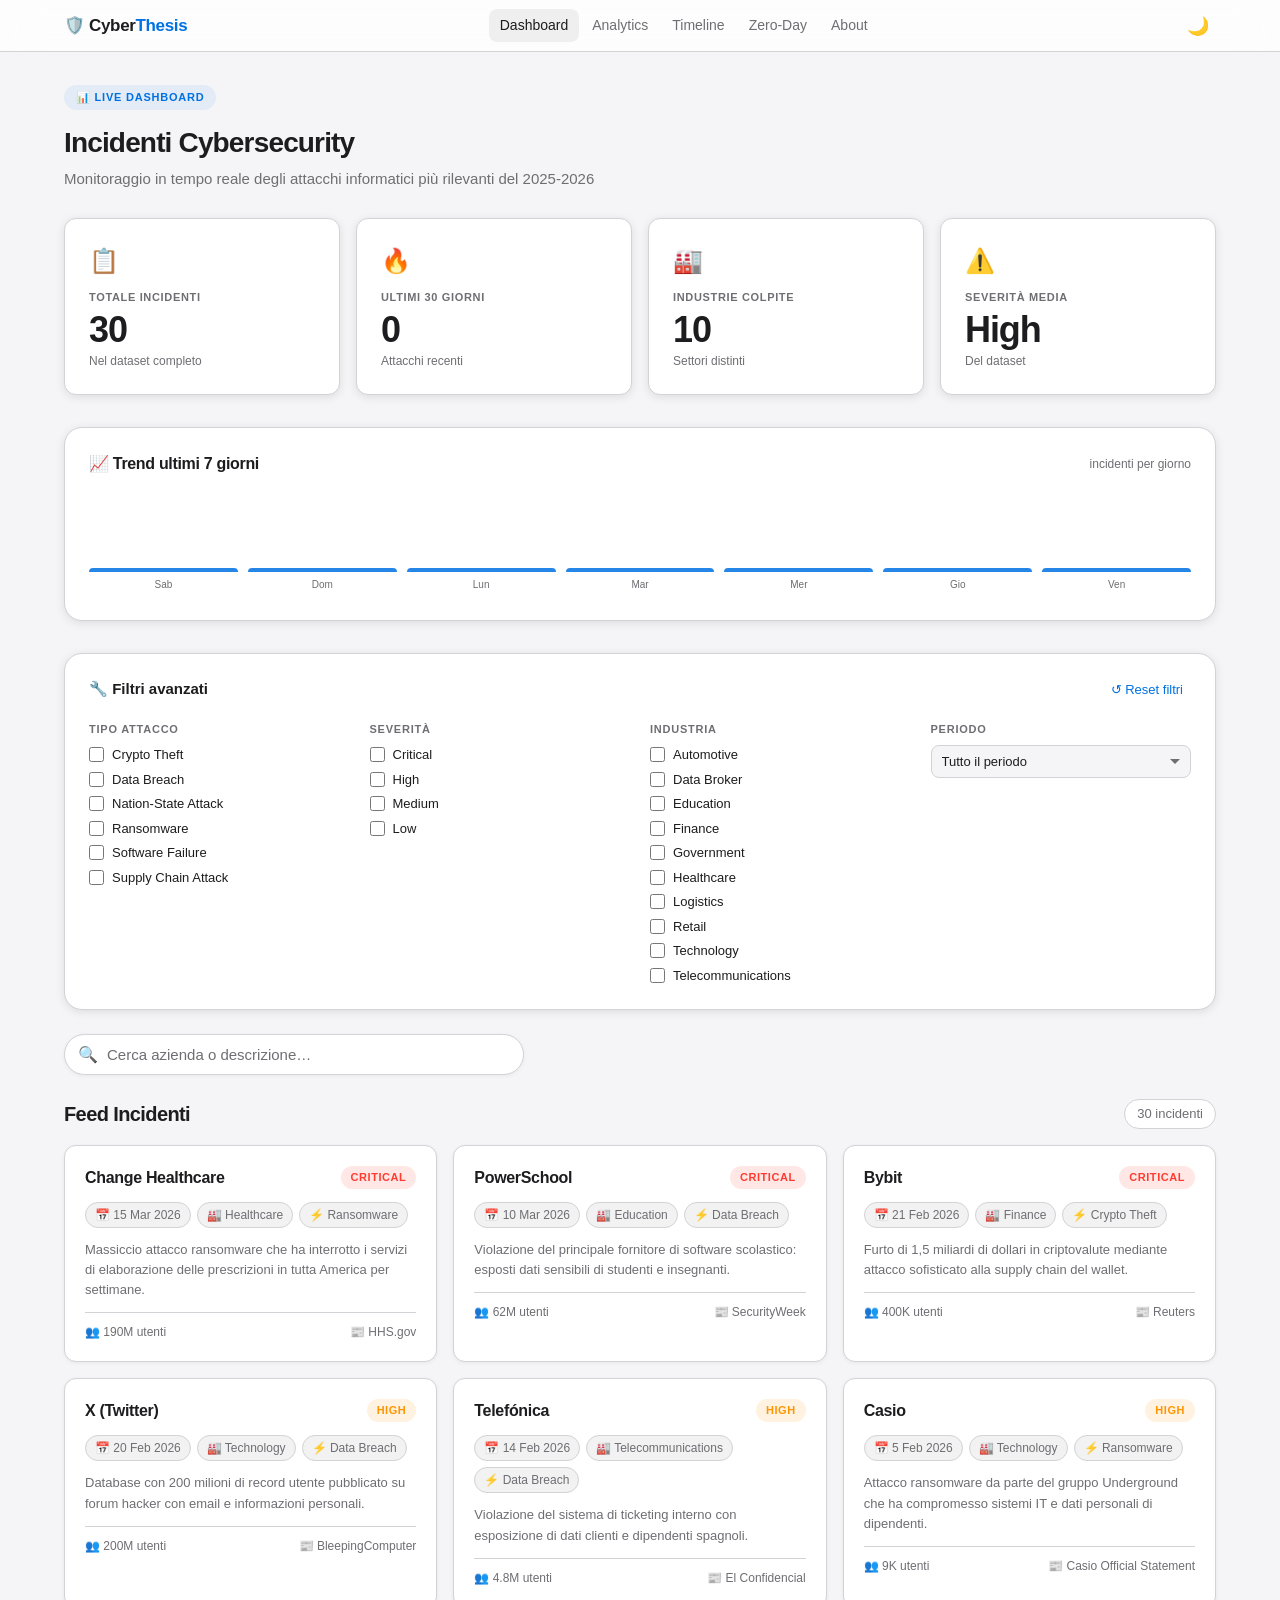
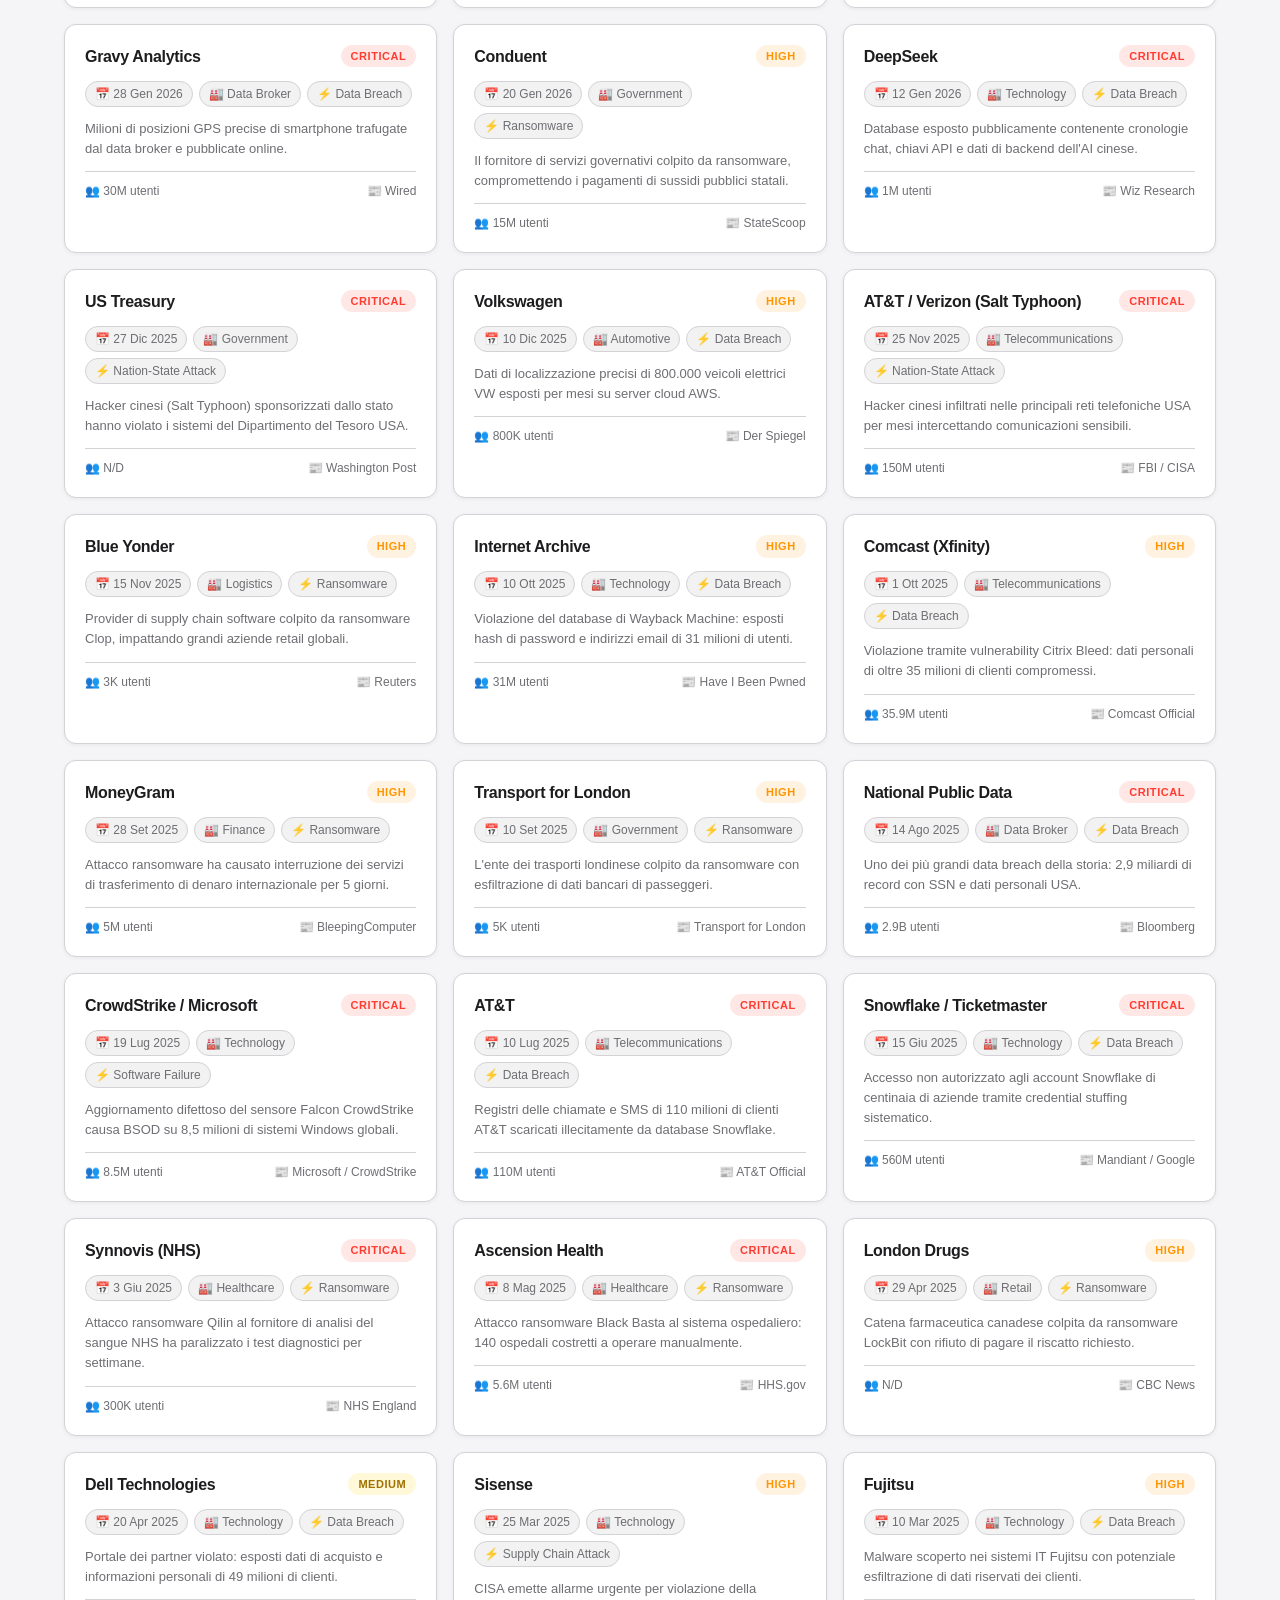
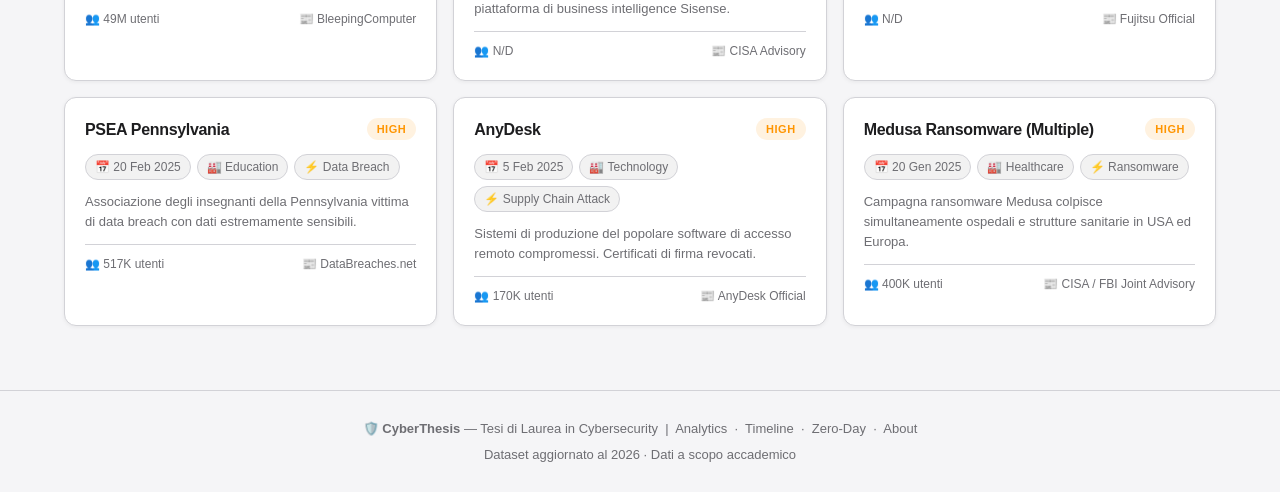
<file: index.html>
<!DOCTYPE html>
<html lang="it" data-theme="light">
<head>
  <meta charset="UTF-8">
  <meta name="viewport" content="width=device-width, initial-scale=1.0">
  <title>Cybersecurity Thesis — Dashboard</title>
  <meta name="description" content="Dashboard interattiva per il monitoraggio degli incidenti di cybersecurity 2025-2026">
  <base href="./">
  <link rel="stylesheet" href="css/style.css">
</head>
<body>

<!-- ====================================================
     NAVIGATION
===================================================== -->
<nav class="nav" role="navigation" aria-label="Navigazione principale">
  <div class="nav__inner">
    <a href="index.html" class="nav__logo">🛡️ Cyber<span>Thesis</span></a>

    <ul class="nav__links" id="nav-links">
      <li><a href="index.html">Dashboard</a></li>
      <li><a href="pages/analytics.html">Analytics</a></li>
      <li><a href="pages/timeline.html">Timeline</a></li>
      <li><a href="pages/zeroday.html">Zero-Day</a></li>
      <li><a href="pages/about.html">About</a></li>
    </ul>

    <div class="nav__actions">
      <button class="btn-icon theme-toggle" aria-label="Modalità scura">🌙</button>
      <button class="nav__hamburger" aria-label="Apri menu" aria-expanded="false">
        <span></span><span></span><span></span>
      </button>
    </div>
  </div>
</nav>

<!-- ====================================================
     MAIN CONTENT
===================================================== -->
<main class="page-wrap">
  <div class="container">

    <!-- Page header -->
    <div style="margin-bottom:28px;">
      <div class="page-badge">📊 Live Dashboard</div>
      <h1 class="section-title">Incidenti Cybersecurity</h1>
      <p class="section-subtitle">Monitoraggio in tempo reale degli attacchi informatici più rilevanti del 2025-2026</p>
    </div>

    <!-- Stat cards -->
    <div class="stats-grid" aria-label="Statistiche principali">
      <div class="stat-card">
        <div class="stat-card__icon">📋</div>
        <div class="stat-card__label">Totale incidenti</div>
        <div class="stat-card__value" id="stat-total">—</div>
        <div class="stat-card__sub">Nel dataset completo</div>
      </div>
      <div class="stat-card">
        <div class="stat-card__icon">🔥</div>
        <div class="stat-card__label">Ultimi 30 giorni</div>
        <div class="stat-card__value" id="stat-month">—</div>
        <div class="stat-card__sub">Attacchi recenti</div>
      </div>
      <div class="stat-card">
        <div class="stat-card__icon">🏭</div>
        <div class="stat-card__label">Industrie colpite</div>
        <div class="stat-card__value" id="stat-industries">—</div>
        <div class="stat-card__sub">Settori distinti</div>
      </div>
      <div class="stat-card">
        <div class="stat-card__icon">⚠️</div>
        <div class="stat-card__label">Severità media</div>
        <div class="stat-card__value" id="stat-severity">—</div>
        <div class="stat-card__sub">Del dataset</div>
      </div>
    </div>

    <!-- Trend chart -->
    <div class="trend-section">
      <div class="trend-card">
        <div class="trend-card__header">
          <span class="trend-card__title">📈 Trend ultimi 7 giorni</span>
          <span style="font-size:12px;color:var(--txt-sub);">incidenti per giorno</span>
        </div>
        <div class="trend-chart" id="trend-chart" aria-label="Grafico trend"></div>
      </div>
    </div>

    <!-- Filters -->
    <div class="filters-section" aria-label="Filtri">
      <div class="filters-header">
        <span class="filters-title">🔧 Filtri avanzati</span>
        <button class="btn-reset" id="reset-filters">↺ Reset filtri</button>
      </div>
      <div class="filters-grid">
        <!-- Attack type -->
        <div class="filter-group">
          <div class="filter-group__label">Tipo attacco</div>
          <div class="filter-group__options" id="filter-attack"></div>
        </div>
        <!-- Severity -->
        <div class="filter-group">
          <div class="filter-group__label">Severità</div>
          <div class="filter-group__options" id="filter-severity"></div>
        </div>
        <!-- Industry -->
        <div class="filter-group">
          <div class="filter-group__label">Industria</div>
          <div class="filter-group__options" id="filter-industry"></div>
        </div>
        <!-- Date range -->
        <div class="filter-group">
          <div class="filter-group__label">Periodo</div>
          <select class="filter-select" id="filter-date" aria-label="Filtro periodo">
            <option value="">Tutto il periodo</option>
            <option value="7d">Ultimi 7 giorni</option>
            <option value="30d">Ultimi 30 giorni</option>
            <option value="90d">Ultimi 3 mesi</option>
            <option value="1y">Ultimo anno</option>
          </select>
        </div>
      </div>
    </div>

    <!-- Search -->
    <div class="search-section">
      <div class="search-wrap">
        <span class="search-icon" aria-hidden="true">🔍</span>
        <input
          type="search"
          class="search-input"
          id="search-input"
          placeholder="Cerca azienda o descrizione…"
          aria-label="Ricerca incidenti"
          autocomplete="off"
        >
        <button class="search-clear" id="search-clear" aria-label="Cancella ricerca">✕</button>
      </div>
    </div>

    <!-- Feed -->
    <div class="feed-header">
      <h2 class="section-title" style="font-size:20px;margin-bottom:0;">Feed Incidenti</h2>
      <span class="feed-count" id="feed-count">Caricamento…</span>
    </div>

    <div class="incidents-grid" id="incidents-grid" aria-live="polite">
      <!-- Cards injected by JS -->
      <div class="no-results">
        <div class="no-results__icon">⏳</div>
        <div class="no-results__text">Caricamento dati…</div>
      </div>
    </div>

  </div><!-- /.container -->
</main>

<!-- ====================================================
     FOOTER
===================================================== -->
<footer class="footer">
  <div class="container">
    <p>🛡️ <strong>CyberThesis</strong> — Tesi di Laurea in Cybersecurity &nbsp;|&nbsp;
      <a href="pages/analytics.html">Analytics</a> &nbsp;·&nbsp;
      <a href="pages/timeline.html">Timeline</a> &nbsp;·&nbsp;
      <a href="pages/zeroday.html">Zero-Day</a> &nbsp;·&nbsp;
      <a href="pages/about.html">About</a>
    </p>
    <p style="margin-top:6px;">Dataset aggiornato al 2026 · Dati a scopo accademico</p>
  </div>
</footer>

<script src="js/main.js"></script>
</body>
</html>
</file>
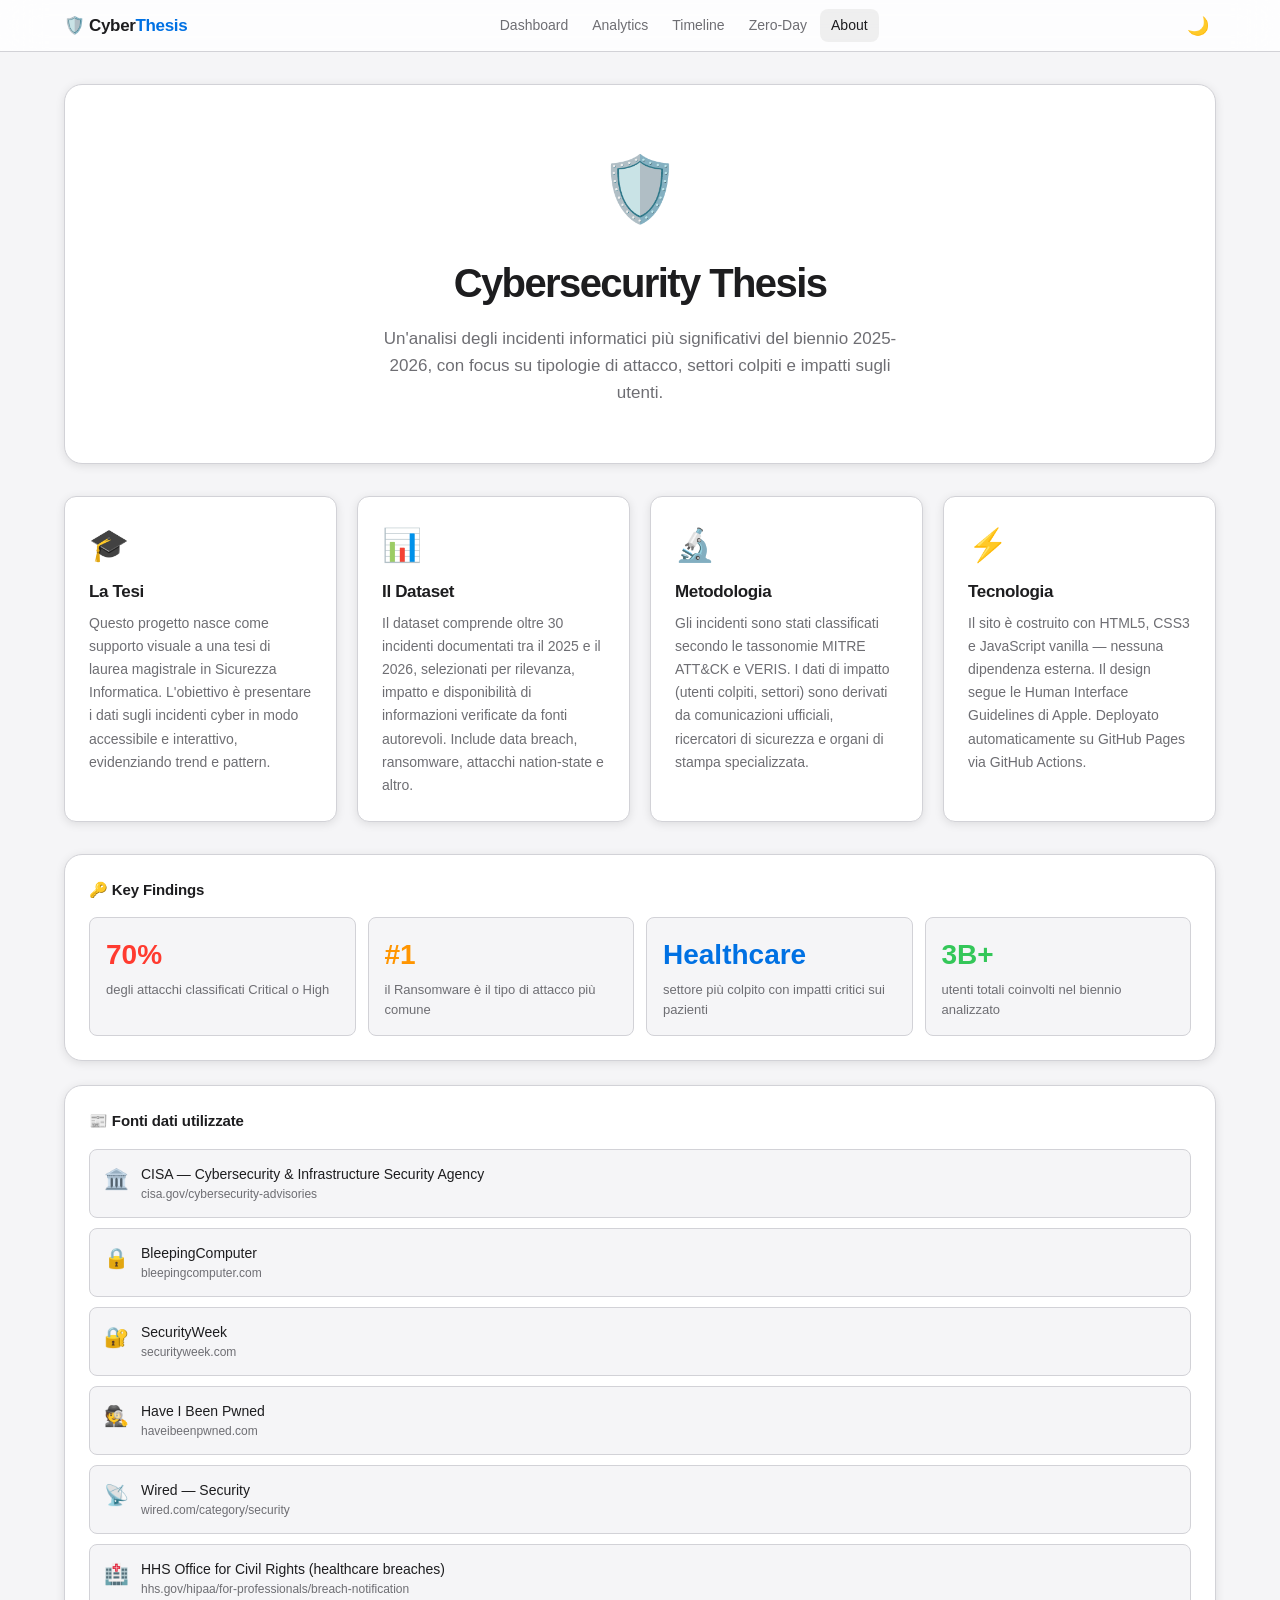
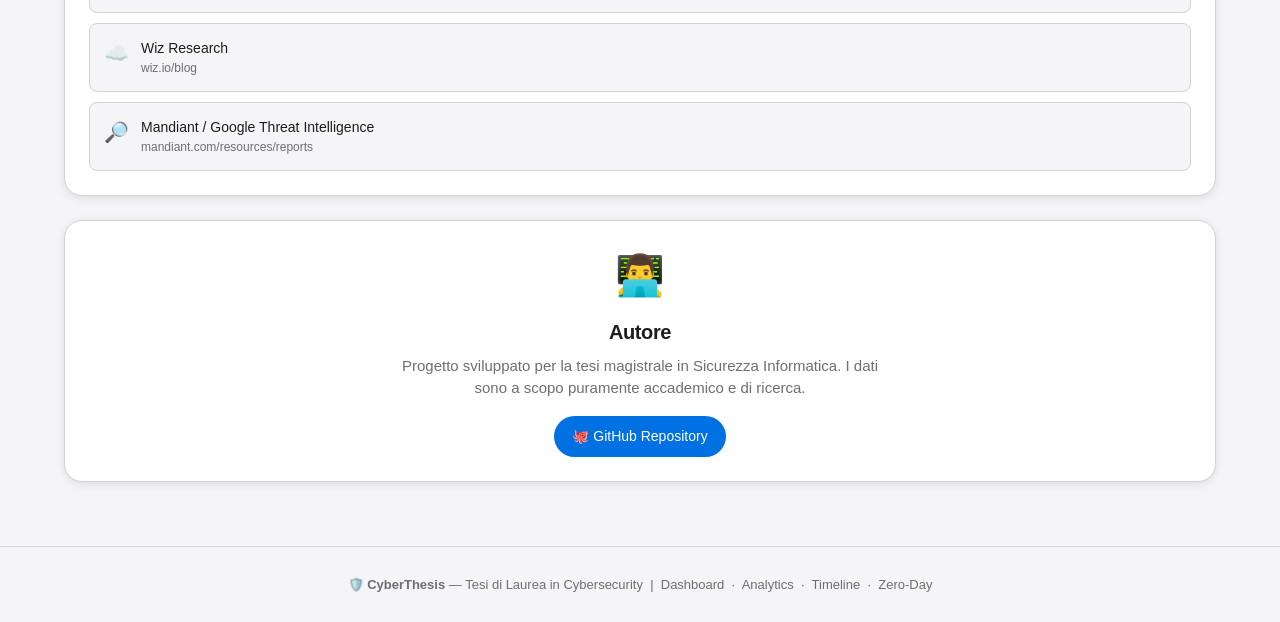
<file: pages/about.html>
<!DOCTYPE html>
<html lang="it" data-theme="light">
<head>
  <meta charset="UTF-8">
  <meta name="viewport" content="width=device-width, initial-scale=1.0">
  <title>About — Cybersecurity Thesis</title>
  <meta name="description" content="Informazioni sulla tesi di laurea in cybersecurity">
  <base href="../">
  <link rel="stylesheet" href="css/style.css">
</head>
<body>

<nav class="nav" role="navigation">
  <div class="nav__inner">
    <a href="index.html" class="nav__logo">🛡️ Cyber<span>Thesis</span></a>
    <ul class="nav__links" id="nav-links">
      <li><a href="index.html">Dashboard</a></li>
      <li><a href="pages/analytics.html">Analytics</a></li>
      <li><a href="pages/timeline.html">Timeline</a></li>
      <li><a href="pages/zeroday.html">Zero-Day</a></li>
      <li><a href="pages/about.html">About</a></li>
    </ul>
    <div class="nav__actions">
      <button class="btn-icon theme-toggle" aria-label="Modalità scura">🌙</button>
      <button class="nav__hamburger" aria-label="Apri menu">
        <span></span><span></span><span></span>
      </button>
    </div>
  </div>
</nav>

<main class="page-wrap">
  <div class="container">

    <!-- Hero -->
    <div class="about-hero">
      <div class="about-hero__emoji">🛡️</div>
      <h1 class="about-hero__title">Cybersecurity Thesis</h1>
      <p class="about-hero__sub">
        Un'analisi degli incidenti informatici più significativi del biennio 2025-2026,
        con focus su tipologie di attacco, settori colpiti e impatti sugli utenti.
      </p>
    </div>

    <!-- Info cards -->
    <div class="about-grid">
      <div class="about-card">
        <div class="about-card__icon">🎓</div>
        <div class="about-card__title">La Tesi</div>
        <div class="about-card__text">
          Questo progetto nasce come supporto visuale a una tesi di laurea magistrale
          in Sicurezza Informatica. L'obiettivo è presentare i dati sugli incidenti
          cyber in modo accessibile e interattivo, evidenziando trend e pattern.
        </div>
      </div>
      <div class="about-card">
        <div class="about-card__icon">📊</div>
        <div class="about-card__title">Il Dataset</div>
        <div class="about-card__text">
          Il dataset comprende oltre 30 incidenti documentati tra il 2025 e il 2026,
          selezionati per rilevanza, impatto e disponibilità di informazioni verificate
          da fonti autorevoli. Include data breach, ransomware, attacchi nation-state e altro.
        </div>
      </div>
      <div class="about-card">
        <div class="about-card__icon">🔬</div>
        <div class="about-card__title">Metodologia</div>
        <div class="about-card__text">
          Gli incidenti sono stati classificati secondo le tassonomie MITRE ATT&amp;CK
          e VERIS. I dati di impatto (utenti colpiti, settori) sono derivati da
          comunicazioni ufficiali, ricercatori di sicurezza e organi di stampa specializzata.
        </div>
      </div>
      <div class="about-card">
        <div class="about-card__icon">⚡</div>
        <div class="about-card__title">Tecnologia</div>
        <div class="about-card__text">
          Il sito è costruito con HTML5, CSS3 e JavaScript vanilla — nessuna dipendenza
          esterna. Il design segue le Human Interface Guidelines di Apple. Deployato
          automaticamente su GitHub Pages via GitHub Actions.
        </div>
      </div>
    </div>

    <!-- Key findings -->
    <div class="full-card">
      <div class="chart-card__title" style="margin-bottom:16px;">🔑 Key Findings</div>
      <div style="display:grid;grid-template-columns:repeat(auto-fit,minmax(200px,1fr));gap:12px;">
        <div style="padding:16px;background:var(--bg);border-radius:var(--r-sm);border:1px solid var(--border);">
          <div style="font-size:28px;font-weight:700;color:var(--critical)">70%</div>
          <div style="font-size:13px;color:var(--txt-sub);margin-top:4px;">degli attacchi classificati Critical o High</div>
        </div>
        <div style="padding:16px;background:var(--bg);border-radius:var(--r-sm);border:1px solid var(--border);">
          <div style="font-size:28px;font-weight:700;color:var(--high)">#1</div>
          <div style="font-size:13px;color:var(--txt-sub);margin-top:4px;">il Ransomware è il tipo di attacco più comune</div>
        </div>
        <div style="padding:16px;background:var(--bg);border-radius:var(--r-sm);border:1px solid var(--border);">
          <div style="font-size:28px;font-weight:700;color:var(--accent)">Healthcare</div>
          <div style="font-size:13px;color:var(--txt-sub);margin-top:4px;">settore più colpito con impatti critici sui pazienti</div>
        </div>
        <div style="padding:16px;background:var(--bg);border-radius:var(--r-sm);border:1px solid var(--border);">
          <div style="font-size:28px;font-weight:700;color:var(--low)">3B+</div>
          <div style="font-size:13px;color:var(--txt-sub);margin-top:4px;">utenti totali coinvolti nel biennio analizzato</div>
        </div>
      </div>
    </div>

    <!-- Sources -->
    <div class="full-card">
      <div class="chart-card__title" style="margin-bottom:16px;">📰 Fonti dati utilizzate</div>
      <ul class="sources-list">
        <li class="source-item">
          <div class="source-item__icon">🏛️</div>
          <div>
            <div class="source-item__name">CISA — Cybersecurity & Infrastructure Security Agency</div>
            <div class="source-item__url">cisa.gov/cybersecurity-advisories</div>
          </div>
        </li>
        <li class="source-item">
          <div class="source-item__icon">🔒</div>
          <div>
            <div class="source-item__name">BleepingComputer</div>
            <div class="source-item__url">bleepingcomputer.com</div>
          </div>
        </li>
        <li class="source-item">
          <div class="source-item__icon">🔐</div>
          <div>
            <div class="source-item__name">SecurityWeek</div>
            <div class="source-item__url">securityweek.com</div>
          </div>
        </li>
        <li class="source-item">
          <div class="source-item__icon">🕵️</div>
          <div>
            <div class="source-item__name">Have I Been Pwned</div>
            <div class="source-item__url">haveibeenpwned.com</div>
          </div>
        </li>
        <li class="source-item">
          <div class="source-item__icon">📡</div>
          <div>
            <div class="source-item__name">Wired — Security</div>
            <div class="source-item__url">wired.com/category/security</div>
          </div>
        </li>
        <li class="source-item">
          <div class="source-item__icon">🏥</div>
          <div>
            <div class="source-item__name">HHS Office for Civil Rights (healthcare breaches)</div>
            <div class="source-item__url">hhs.gov/hipaa/for-professionals/breach-notification</div>
          </div>
        </li>
        <li class="source-item">
          <div class="source-item__icon">☁️</div>
          <div>
            <div class="source-item__name">Wiz Research</div>
            <div class="source-item__url">wiz.io/blog</div>
          </div>
        </li>
        <li class="source-item">
          <div class="source-item__icon">🔎</div>
          <div>
            <div class="source-item__name">Mandiant / Google Threat Intelligence</div>
            <div class="source-item__url">mandiant.com/resources/reports</div>
          </div>
        </li>
      </ul>
    </div>

    <!-- Contact / Author -->
    <div class="full-card" style="text-align:center;">
      <div style="font-size:40px;margin-bottom:12px;">👨‍💻</div>
      <h2 style="font-size:20px;font-weight:700;letter-spacing:-.02em;margin-bottom:8px;">Autore</h2>
      <p style="font-size:15px;color:var(--txt-sub);max-width:480px;margin:0 auto 16px;">
        Progetto sviluppato per la tesi magistrale in Sicurezza Informatica.
        I dati sono a scopo puramente accademico e di ricerca.
      </p>
      <div style="display:flex;gap:12px;justify-content:center;flex-wrap:wrap;">
        <a href="https://github.com/egidiocosanostra/cybersecurity-thesis"
           target="_blank" rel="noopener"
           style="display:inline-flex;align-items:center;gap:6px;padding:10px 18px;
                  background:var(--accent);color:#fff;border-radius:var(--r-full);
                  font-size:14px;font-weight:500;opacity:1;">
          🐙 GitHub Repository
        </a>
      </div>
    </div>

  </div>
</main>

<footer class="footer">
  <div class="container">
    <p>🛡️ <strong>CyberThesis</strong> — Tesi di Laurea in Cybersecurity &nbsp;|&nbsp;
      <a href="index.html">Dashboard</a> &nbsp;·&nbsp;
      <a href="pages/analytics.html">Analytics</a> &nbsp;·&nbsp;
      <a href="pages/timeline.html">Timeline</a> &nbsp;·&nbsp;
      <a href="pages/zeroday.html">Zero-Day</a>
    </p>
  </div>
</footer>

<script src="js/main.js"></script>
</body>
</html>
</file>
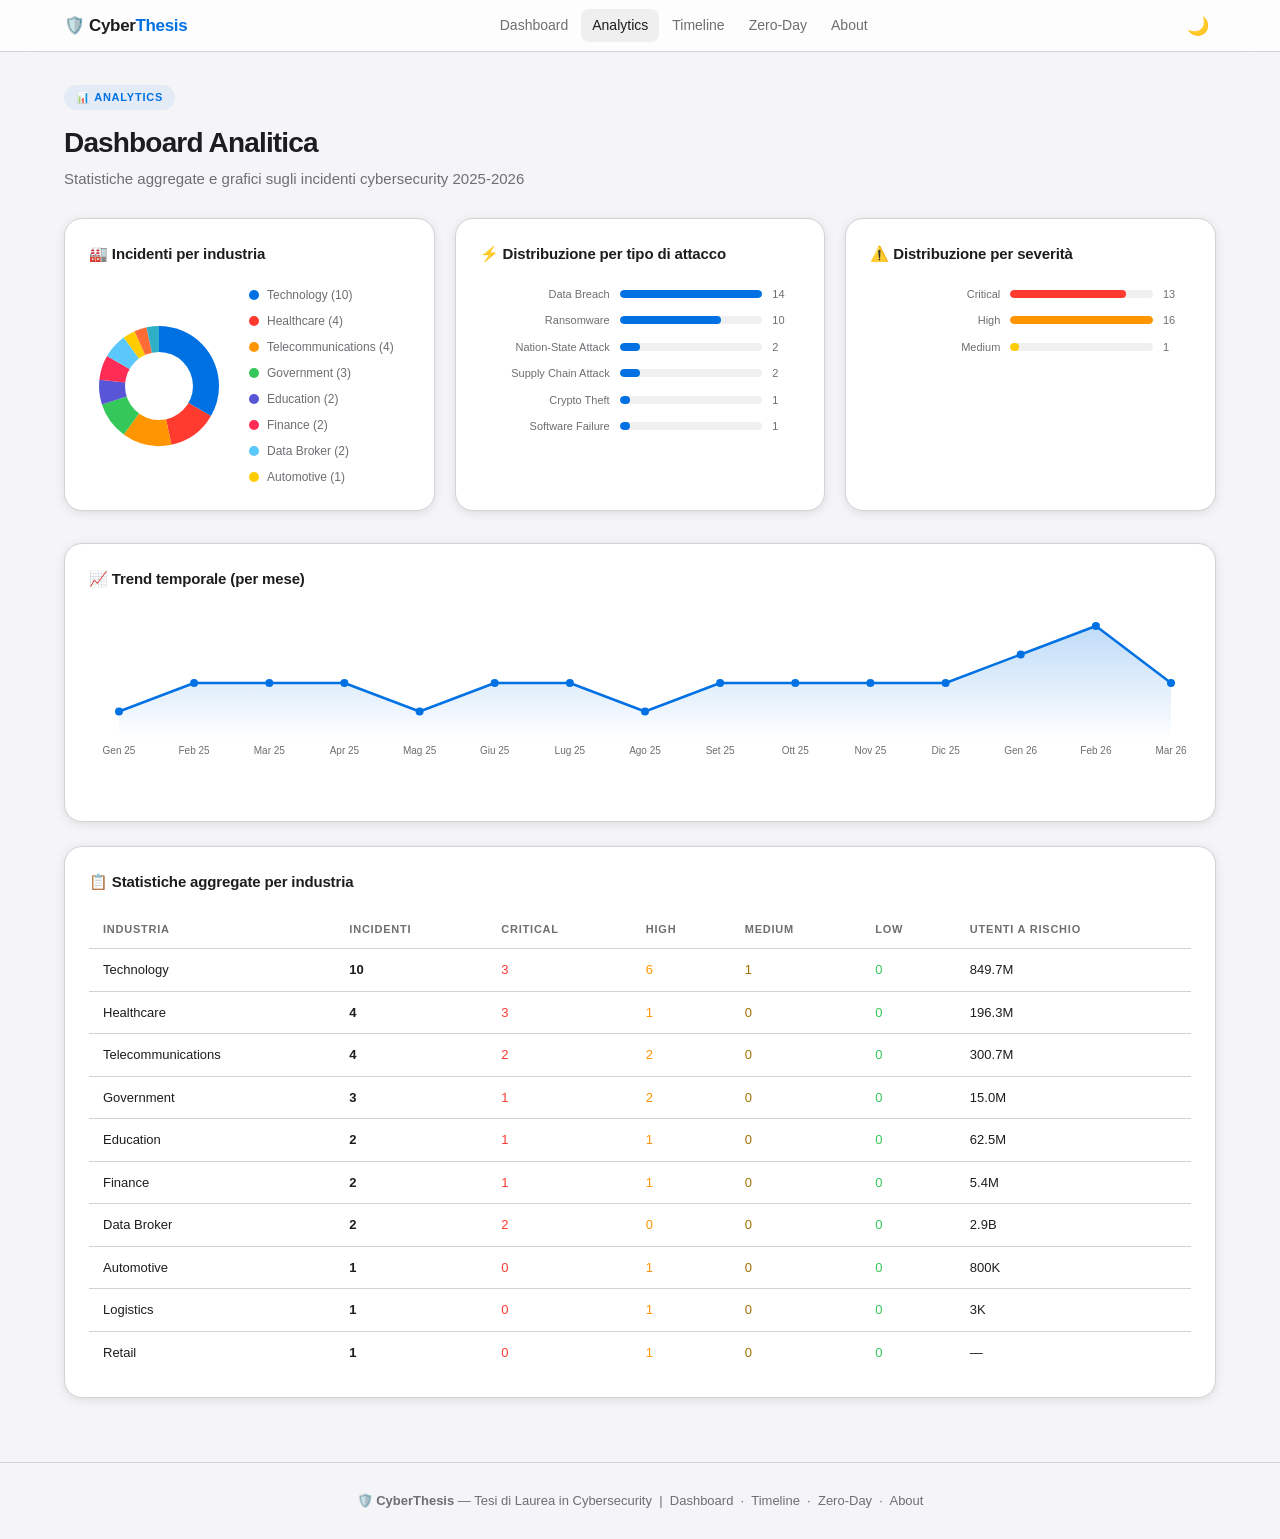
<file: pages/analytics.html>
<!DOCTYPE html>
<html lang="it" data-theme="light">
<head>
  <meta charset="UTF-8">
  <meta name="viewport" content="width=device-width, initial-scale=1.0">
  <title>Analytics — Cybersecurity Thesis</title>
  <meta name="description" content="Dashboard analitica degli incidenti di cybersecurity 2025-2026">
  <base href="../">
  <link rel="stylesheet" href="css/style.css">
</head>
<body>

<nav class="nav" role="navigation">
  <div class="nav__inner">
    <a href="index.html" class="nav__logo">🛡️ Cyber<span>Thesis</span></a>
    <ul class="nav__links" id="nav-links">
      <li><a href="index.html">Dashboard</a></li>
      <li><a href="pages/analytics.html">Analytics</a></li>
      <li><a href="pages/timeline.html">Timeline</a></li>
      <li><a href="pages/zeroday.html">Zero-Day</a></li>
      <li><a href="pages/about.html">About</a></li>
    </ul>
    <div class="nav__actions">
      <button class="btn-icon theme-toggle" aria-label="Modalità scura">🌙</button>
      <button class="nav__hamburger" aria-label="Apri menu">
        <span></span><span></span><span></span>
      </button>
    </div>
  </div>
</nav>

<main class="page-wrap">
  <div class="container">

    <div style="margin-bottom:28px;">
      <div class="page-badge">📊 Analytics</div>
      <h1 class="section-title">Dashboard Analitica</h1>
      <p class="section-subtitle">Statistiche aggregate e grafici sugli incidenti cybersecurity 2025-2026</p>
    </div>

    <!-- Charts row 1 -->
    <div class="analytics-grid" id="charts-row1">
      <!-- Pie: by industry -->
      <div class="chart-card">
        <div class="chart-card__title">🏭 Incidenti per industria</div>
        <div class="pie-chart-wrap">
          <canvas class="pie-chart" id="pie-industry" width="140" height="140" aria-label="Grafico a torta per industria"></canvas>
          <div class="pie-legend" id="legend-industry"></div>
        </div>
      </div>

      <!-- Bar: by attack type -->
      <div class="chart-card">
        <div class="chart-card__title">⚡ Distribuzione per tipo di attacco</div>
        <div class="bar-chart" id="bar-attack"></div>
      </div>

      <!-- Bar: by severity -->
      <div class="chart-card">
        <div class="chart-card__title">⚠️ Distribuzione per severità</div>
        <div class="bar-chart" id="bar-severity"></div>
      </div>
    </div>

    <!-- Line chart: temporal trend -->
    <div class="full-card">
      <div class="chart-card__title">📈 Trend temporale (per mese)</div>
      <div class="line-chart-wrap">
        <svg id="line-chart" width="100%" height="180" aria-label="Grafico di tendenza temporale"></svg>
      </div>
    </div>

    <!-- Stats table -->
    <div class="full-card">
      <div class="chart-card__title" style="margin-bottom:16px;">📋 Statistiche aggregate per industria</div>
      <div class="stats-table-wrap">
        <table class="stats-table" id="stats-table">
          <thead>
            <tr>
              <th>Industria</th>
              <th>Incidenti</th>
              <th>Critical</th>
              <th>High</th>
              <th>Medium</th>
              <th>Low</th>
              <th>Utenti a rischio</th>
            </tr>
          </thead>
          <tbody id="stats-tbody"></tbody>
        </table>
      </div>
    </div>

  </div>
</main>

<footer class="footer">
  <div class="container">
    <p>🛡️ <strong>CyberThesis</strong> — Tesi di Laurea in Cybersecurity &nbsp;|&nbsp;
      <a href="index.html">Dashboard</a> &nbsp;·&nbsp;
      <a href="pages/timeline.html">Timeline</a> &nbsp;·&nbsp;
      <a href="pages/zeroday.html">Zero-Day</a> &nbsp;·&nbsp;
      <a href="pages/about.html">About</a>
    </p>
  </div>
</footer>

<script src="js/main.js"></script>
<script>
(function () {
  const PIE_COLORS = [
    '#0071e3','#ff3b30','#ff9500','#34c759','#5856d6',
    '#ff2d55','#5ac8fa','#ffcc00','#ff6b35','#30b0c7',
    '#32ade6','#af52de','#ff375f','#6c6c70','#a2845e'
  ];

  function escHtml(s) {
    return String(s)
      .replace(/&/g,'&amp;').replace(/</g,'&lt;')
      .replace(/>/g,'&gt;').replace(/"/g,'&quot;');
  }

  function fmtNum(n) {
    if (!n) return '—';
    if (n >= 1e9) return (n / 1e9).toFixed(1) + 'B';
    if (n >= 1e6) return (n / 1e6).toFixed(1) + 'M';
    if (n >= 1e3) return Math.round(n / 1e3) + 'K';
    return n.toLocaleString('it-IT');
  }

  /* --- Pie chart via Canvas -------------------------------- */
  function drawPie(canvasId, data) {
    const canvas = document.getElementById(canvasId);
    if (!canvas) return;
    const ctx = canvas.getContext('2d');
    const cx = 70, cy = 70, r = 60;
    const total = data.reduce((s, d) => s + d.value, 0);
    let angle = -Math.PI / 2;

    data.forEach((d, i) => {
      const slice = (d.value / total) * 2 * Math.PI;
      ctx.beginPath();
      ctx.moveTo(cx, cy);
      ctx.arc(cx, cy, r, angle, angle + slice);
      ctx.fillStyle = PIE_COLORS[i % PIE_COLORS.length];
      ctx.fill();
      angle += slice;
    });

    // Centre hole (donut)
    ctx.beginPath();
    ctx.arc(cx, cy, 34, 0, 2 * Math.PI);
    const isDark = document.documentElement.getAttribute('data-theme') === 'dark';
    ctx.fillStyle = isDark ? '#1c1c1e' : '#ffffff';
    ctx.fill();
  }

  function buildLegend(containerId, data) {
    const el = document.getElementById(containerId);
    if (!el) return;
    el.innerHTML = data.slice(0, 8).map((d, i) => `
      <div class="pie-legend-item">
        <div class="pie-dot" style="background:${PIE_COLORS[i % PIE_COLORS.length]}"></div>
        <span>${escHtml(d.label)} (${d.value})</span>
      </div>`).join('');
  }

  /* --- Bar chart ------------------------------------------ */
  function buildBar(containerId, data, color) {
    const el = document.getElementById(containerId);
    if (!el) return;
    const max = Math.max(...data.map(d => d.value), 1);
    el.innerHTML = data.map(d => `
      <div class="bar-row">
        <div class="bar-row__label" title="${escHtml(d.label)}">${escHtml(d.label)}</div>
        <div class="bar-row__track">
          <div class="bar-row__fill" style="width:${Math.round(d.value/max*100)}%;background:${color || 'var(--accent)'}"></div>
        </div>
        <div class="bar-row__value">${d.value}</div>
      </div>`).join('');
  }

  /* --- Line chart (SVG) ------------------------------------ */
  function buildLine(svgId, monthlyData) {
    const svg = document.getElementById(svgId);
    if (!svg) return;

    const W = svg.getBoundingClientRect().width || 700;
    const H = 160, pad = { top: 16, right: 20, bottom: 30, left: 30 };
    const max = Math.max(...monthlyData.map(d => d.value), 1);
    const n   = monthlyData.length;
    const xStep = (W - pad.left - pad.right) / Math.max(n - 1, 1);
    const yScale = v => pad.top + (1 - v / max) * (H - pad.top - pad.bottom);

    const pts = monthlyData.map((d, i) => ({
      x: pad.left + i * xStep,
      y: yScale(d.value),
    }));

    const polyline = pts.map(p => `${p.x.toFixed(1)},${p.y.toFixed(1)}`).join(' ');

    const area = [
      `M${pts[0].x.toFixed(1)},${pts[0].y.toFixed(1)}`,
      ...pts.slice(1).map(p => `L${p.x.toFixed(1)},${p.y.toFixed(1)}`),
      `L${pts[pts.length-1].x.toFixed(1)},${H - pad.bottom}`,
      `L${pts[0].x.toFixed(1)},${H - pad.bottom}Z`
    ].join(' ');

    const isDark = document.documentElement.getAttribute('data-theme') === 'dark';
    const txtCol = isDark ? '#98989d' : '#6e6e73';

    svg.innerHTML = `
      <defs>
        <linearGradient id="areaGrad" x1="0" y1="0" x2="0" y2="1">
          <stop offset="0%" stop-color="#0071e3" stop-opacity=".25"/>
          <stop offset="100%" stop-color="#0071e3" stop-opacity="0"/>
        </linearGradient>
      </defs>
      <path d="${area}" fill="url(#areaGrad)"/>
      <polyline points="${polyline}" fill="none" stroke="#0071e3" stroke-width="2.5" stroke-linejoin="round" stroke-linecap="round"/>
      ${pts.map(p => `<circle cx="${p.x.toFixed(1)}" cy="${p.y.toFixed(1)}" r="4" fill="#0071e3"/>`).join('')}
      ${monthlyData.map((d, i) => `
        <text x="${pts[i].x.toFixed(1)}" y="${H - pad.bottom + 14}" text-anchor="middle"
              font-size="10" fill="${txtCol}" font-family="-apple-system,sans-serif">${escHtml(d.label)}</text>
      `).join('')}
    `;
  }

  /* --- Stats table ---------------------------------------- */
  function buildTable(data) {
    const tbody = document.getElementById('stats-tbody');
    if (!tbody) return;

    tbody.innerHTML = data.map(row => `
      <tr>
        <td>${escHtml(row.industry)}</td>
        <td><strong>${row.total}</strong></td>
        <td style="color:var(--critical)">${row.Critical || 0}</td>
        <td style="color:var(--high)">${row.High || 0}</td>
        <td style="color:#a07000">${row.Medium || 0}</td>
        <td style="color:var(--low)">${row.Low || 0}</td>
        <td>${fmtNum(row.affected)}</td>
      </tr>`).join('');
  }

  /* --- Boot ----------------------------------------------- */
  document.addEventListener('DOMContentLoaded', () => {
    window.CyberThesis?.loadData().then(incidents => {
      // Group by industry
      const byIndustry = {};
      incidents.forEach(inc => {
        if (!byIndustry[inc.industry]) {
          byIndustry[inc.industry] = { total:0, Critical:0, High:0, Medium:0, Low:0, affected:0 };
        }
        byIndustry[inc.industry].total++;
        byIndustry[inc.industry][inc.severity] = (byIndustry[inc.industry][inc.severity] || 0) + 1;
        byIndustry[inc.industry].affected += inc.affected_users || 0;
      });

      const industryData = Object.entries(byIndustry)
        .map(([k, v]) => ({ label: k, value: v.total }))
        .sort((a, b) => b.value - a.value);

      drawPie('pie-industry', industryData);
      buildLegend('legend-industry', industryData);

      // Rebuild pie on theme change
      document.querySelectorAll('.theme-toggle').forEach(btn => {
        btn.addEventListener('click', () => {
          setTimeout(() => drawPie('pie-industry', industryData), 50);
        });
      });

      // Attack type bar
      const byAttack = {};
      incidents.forEach(i => { byAttack[i.attack_type] = (byAttack[i.attack_type] || 0) + 1; });
      const attackData = Object.entries(byAttack)
        .map(([k, v]) => ({ label: k, value: v }))
        .sort((a, b) => b.value - a.value);
      buildBar('bar-attack', attackData, '#0071e3');

      // Severity bar
      const sevOrder = ['Critical','High','Medium','Low'];
      const bySev = {};
      incidents.forEach(i => { bySev[i.severity] = (bySev[i.severity] || 0) + 1; });
      const sevColors = { Critical:'#ff3b30', High:'#ff9500', Medium:'#ffcc00', Low:'#34c759' };
      const sevData = sevOrder
        .filter(s => bySev[s])
        .map(s => ({ label: s, value: bySev[s], color: sevColors[s] }));
      const sevMax = Math.max(...sevData.map(d => d.value), 1);
      const barSev = document.getElementById('bar-severity');
      if (barSev) {
        barSev.innerHTML = sevData.map(d => `
          <div class="bar-row">
            <div class="bar-row__label">${escHtml(d.label)}</div>
            <div class="bar-row__track">
              <div class="bar-row__fill" style="width:${Math.round(d.value/sevMax*100)}%;background:${d.color}"></div>
            </div>
            <div class="bar-row__value">${d.value}</div>
          </div>`).join('');
      }

      // Monthly trend
      const byMonth = {};
      incidents.forEach(inc => {
        const key = inc.date.slice(0, 7);
        byMonth[key] = (byMonth[key] || 0) + 1;
      });
      const months = Object.keys(byMonth).sort();
      const monthLabels = ['Gen','Feb','Mar','Apr','Mag','Giu','Lug','Ago','Set','Ott','Nov','Dic'];
      const lineData = months.map(m => ({
        label: monthLabels[parseInt(m.slice(5,7),10) - 1] + ' ' + m.slice(2,4),
        value: byMonth[m]
      }));
      buildLine('line-chart', lineData);

      // Table
      const tableData = Object.entries(byIndustry)
        .map(([industry, v]) => ({ industry, ...v }))
        .sort((a, b) => b.total - a.total);
      buildTable(tableData);
    });
  });
}());
</script>
</body>
</html>
</file>
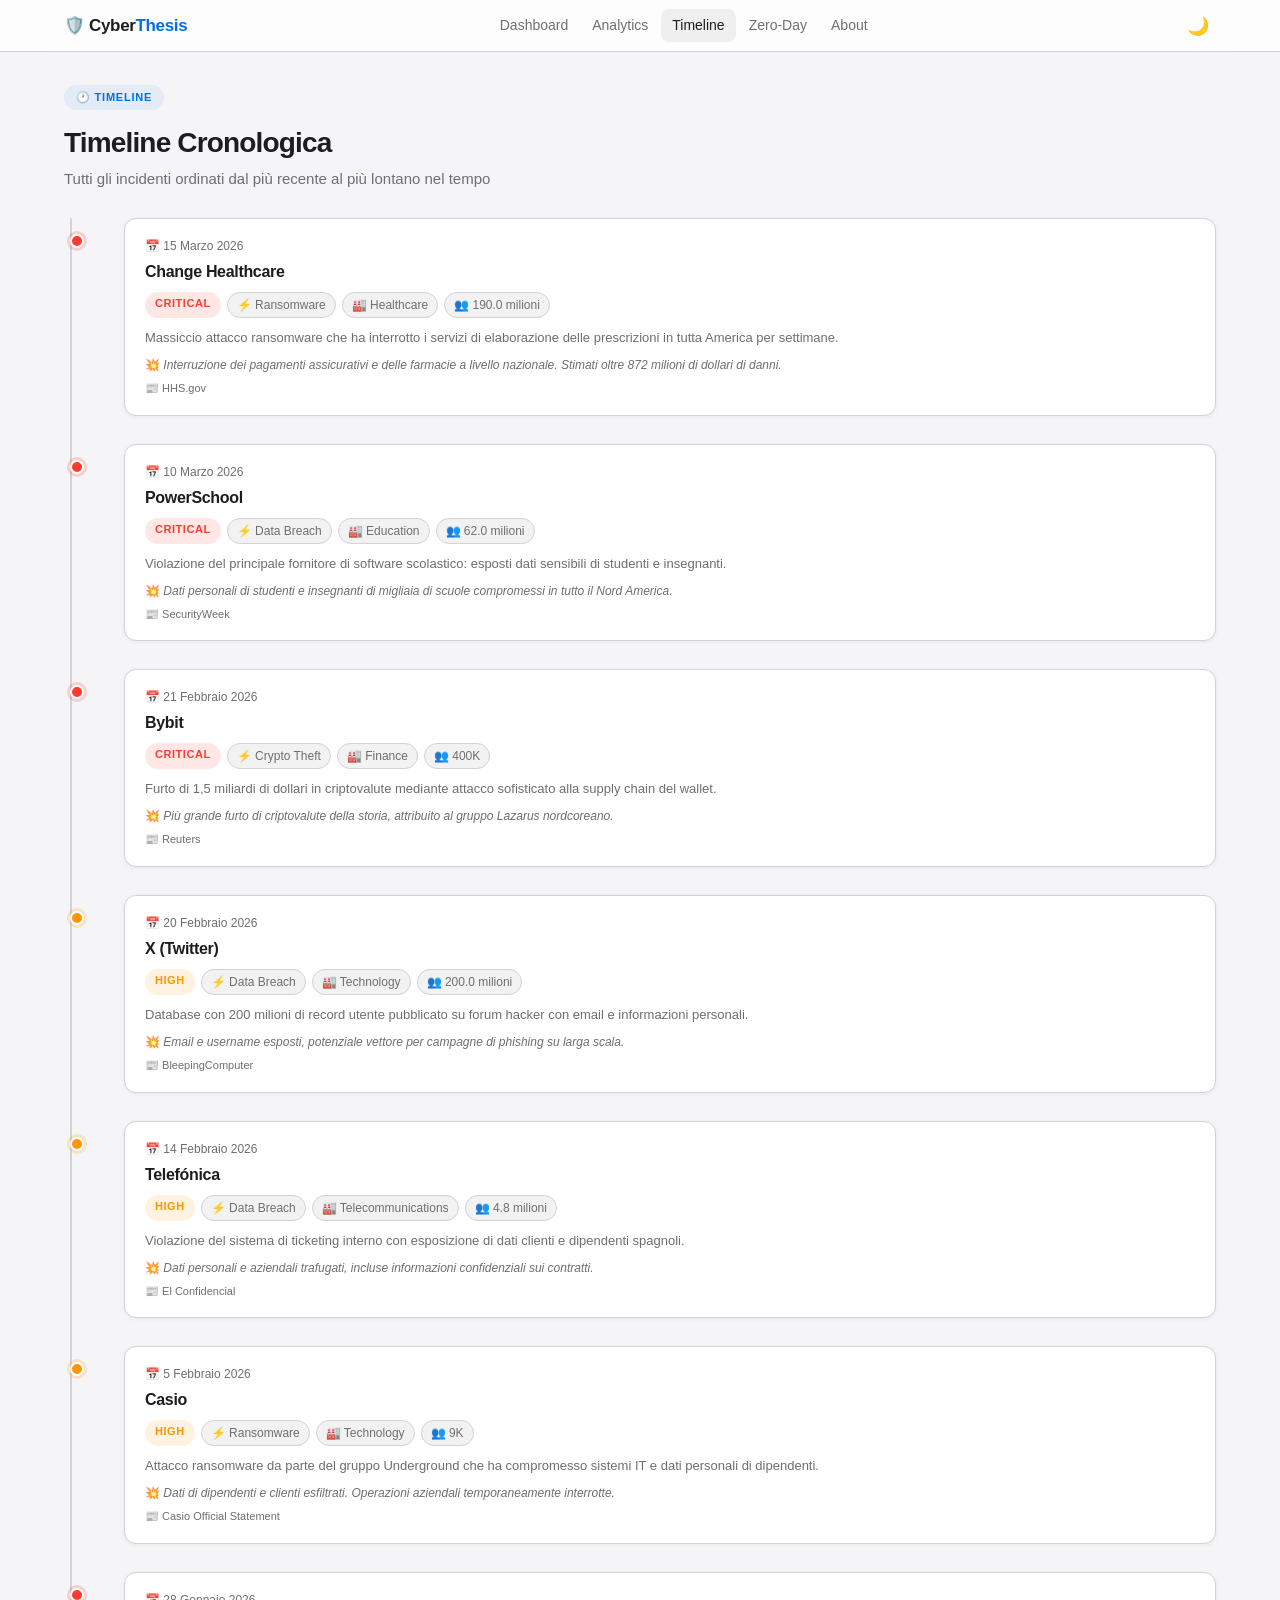
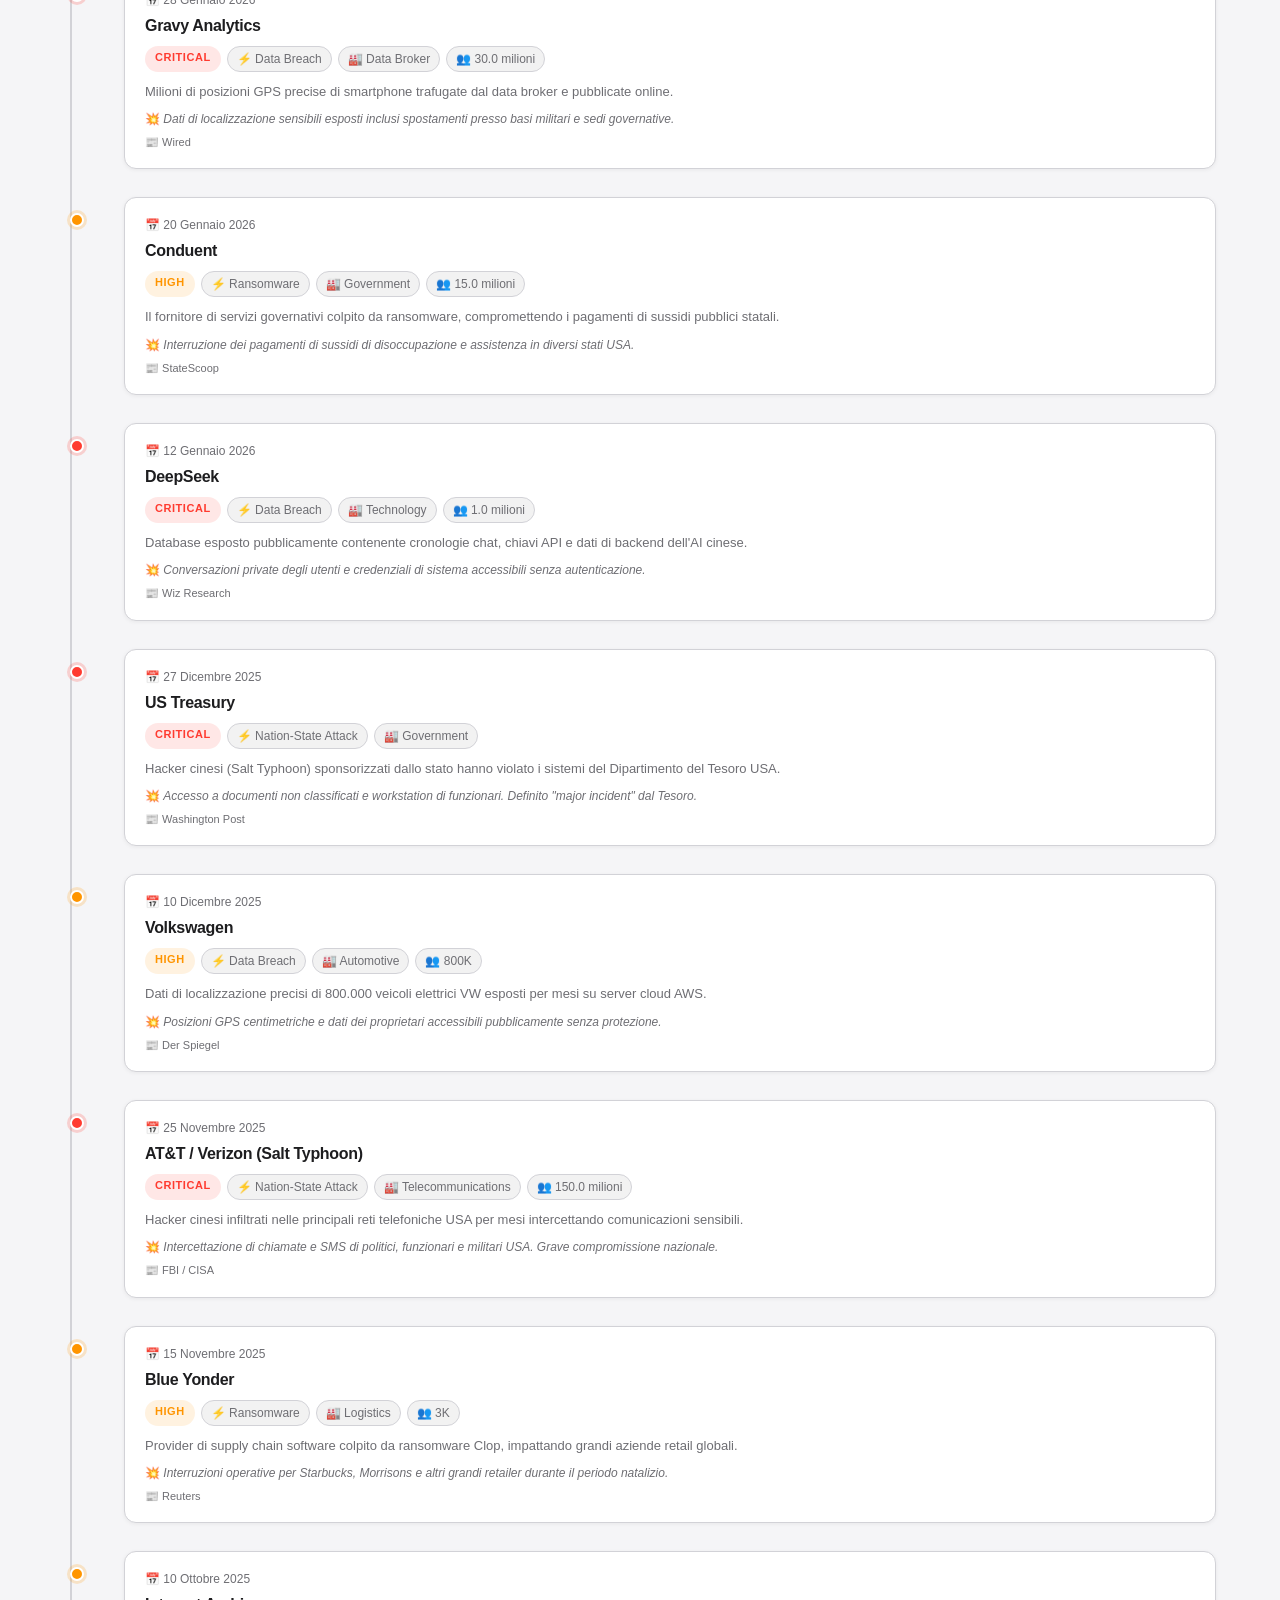
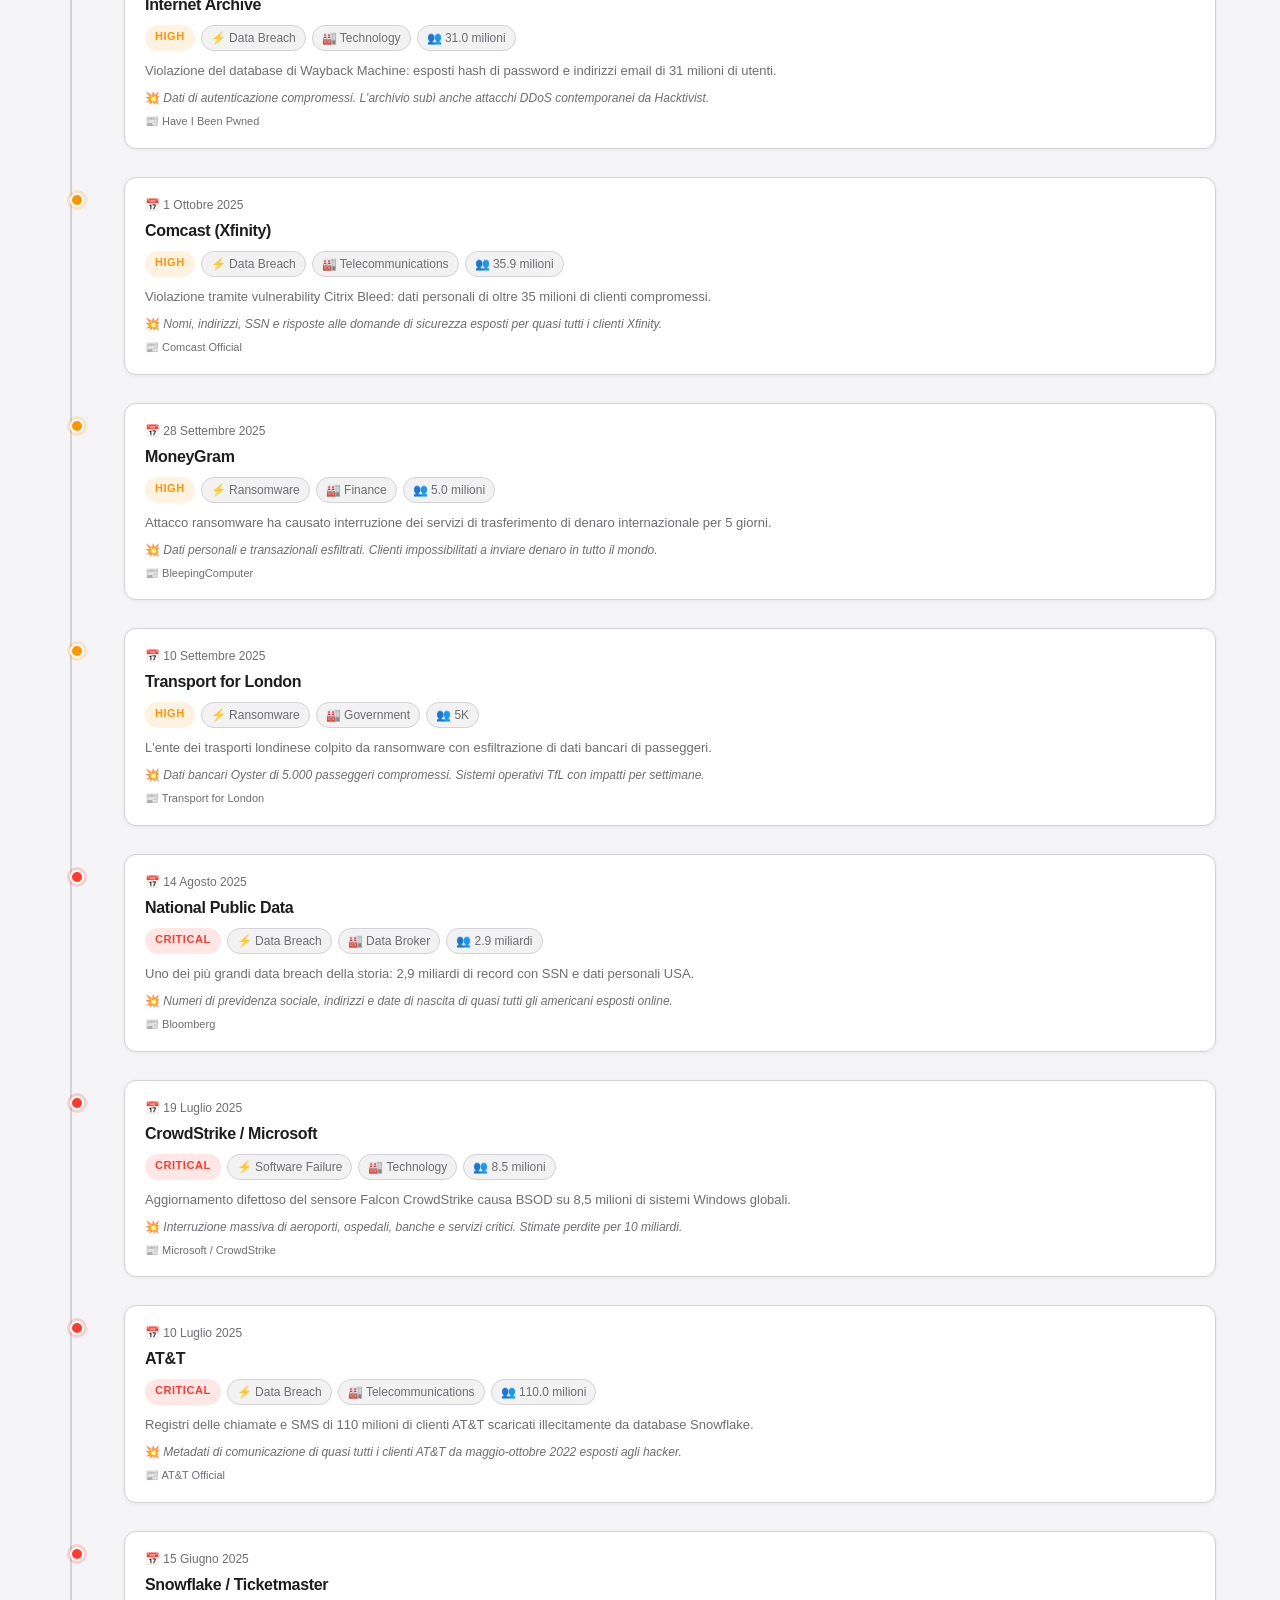
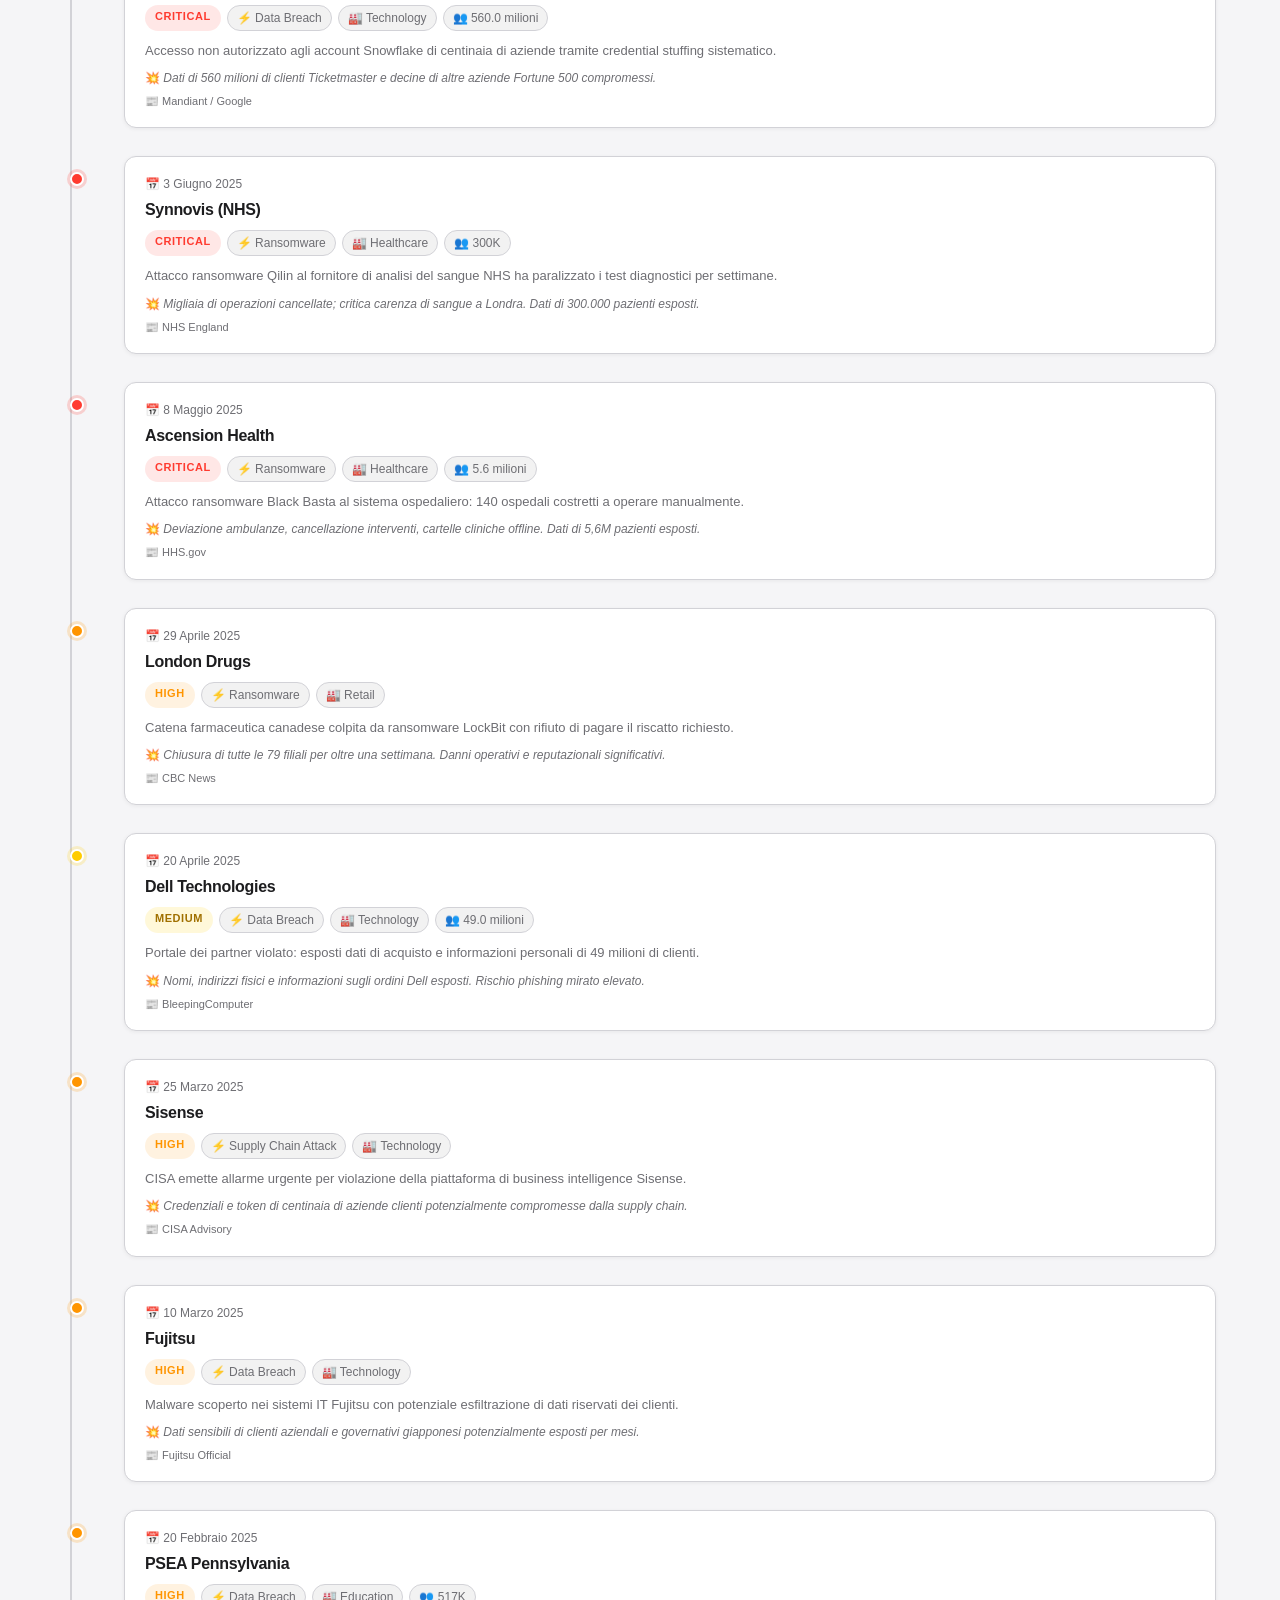
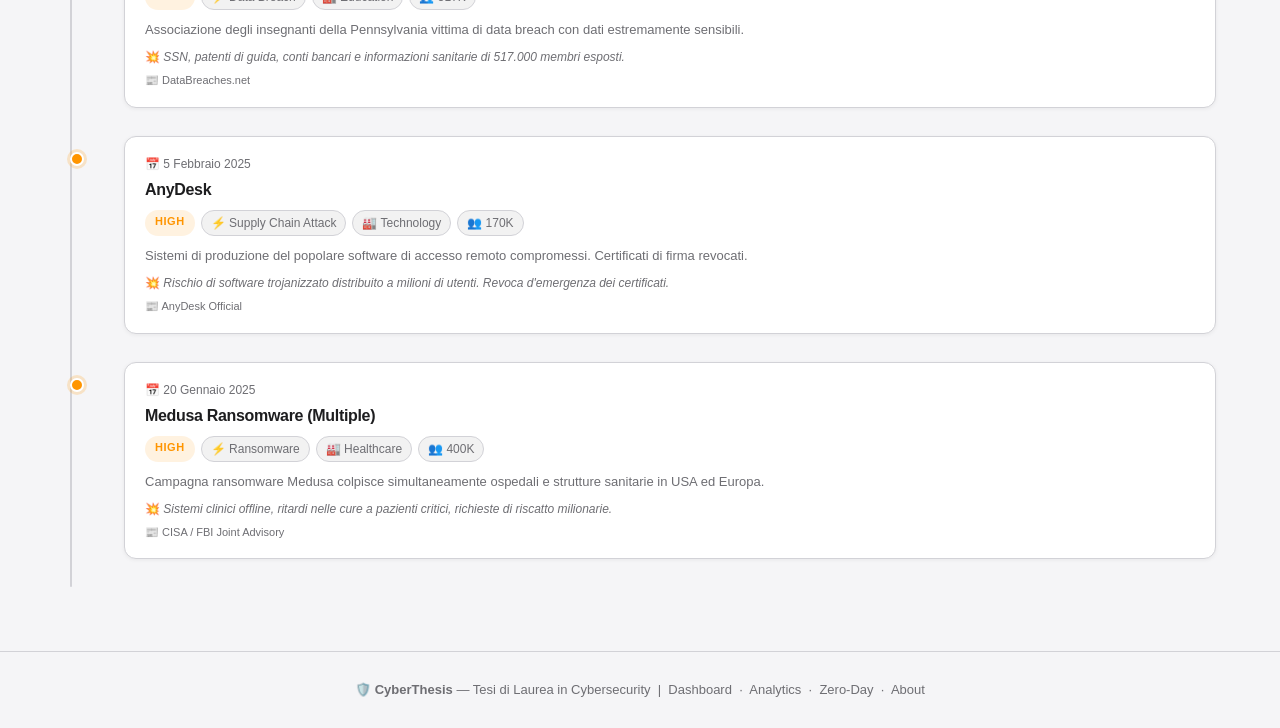
<file: pages/timeline.html>
<!DOCTYPE html>
<html lang="it" data-theme="light">
<head>
  <meta charset="UTF-8">
  <meta name="viewport" content="width=device-width, initial-scale=1.0">
  <title>Timeline — Cybersecurity Thesis</title>
  <meta name="description" content="Timeline cronologica degli incidenti di cybersecurity 2025-2026">
  <base href="../">
  <link rel="stylesheet" href="css/style.css">
</head>
<body>

<nav class="nav" role="navigation">
  <div class="nav__inner">
    <a href="index.html" class="nav__logo">🛡️ Cyber<span>Thesis</span></a>
    <ul class="nav__links" id="nav-links">
      <li><a href="index.html">Dashboard</a></li>
      <li><a href="pages/analytics.html">Analytics</a></li>
      <li><a href="pages/timeline.html">Timeline</a></li>
      <li><a href="pages/zeroday.html">Zero-Day</a></li>
      <li><a href="pages/about.html">About</a></li>
    </ul>
    <div class="nav__actions">
      <button class="btn-icon theme-toggle" aria-label="Modalità scura">🌙</button>
      <button class="nav__hamburger" aria-label="Apri menu">
        <span></span><span></span><span></span>
      </button>
    </div>
  </div>
</nav>

<main class="page-wrap">
  <div class="container">

    <div style="margin-bottom:28px;">
      <div class="page-badge">🕐 Timeline</div>
      <h1 class="section-title">Timeline Cronologica</h1>
      <p class="section-subtitle">Tutti gli incidenti ordinati dal più recente al più lontano nel tempo</p>
    </div>

    <div class="timeline" id="timeline" aria-label="Timeline incidenti" aria-live="polite">
      <div style="color:var(--txt-sub);padding:20px 0;">⏳ Caricamento…</div>
    </div>

  </div>
</main>

<footer class="footer">
  <div class="container">
    <p>🛡️ <strong>CyberThesis</strong> — Tesi di Laurea in Cybersecurity &nbsp;|&nbsp;
      <a href="index.html">Dashboard</a> &nbsp;·&nbsp;
      <a href="pages/analytics.html">Analytics</a> &nbsp;·&nbsp;
      <a href="pages/zeroday.html">Zero-Day</a> &nbsp;·&nbsp;
      <a href="pages/about.html">About</a>
    </p>
  </div>
</footer>

<script src="js/main.js"></script>
<script>
(function () {
  function escHtml(s) {
    return String(s)
      .replace(/&/g,'&amp;').replace(/</g,'&lt;')
      .replace(/>/g,'&gt;').replace(/"/g,'&quot;');
  }

  function fmtDate(iso) {
    const [y, m, d] = iso.split('-').map(Number);
    const months = ['Gennaio','Febbraio','Marzo','Aprile','Maggio','Giugno',
                    'Luglio','Agosto','Settembre','Ottobre','Novembre','Dicembre'];
    return `${d} ${months[m - 1]} ${y}`;
  }

  function fmtNum(n) {
    if (!n) return '—';
    if (n >= 1e9) return (n / 1e9).toFixed(1) + ' miliardi';
    if (n >= 1e6) return (n / 1e6).toFixed(1) + ' milioni';
    if (n >= 1e3) return Math.round(n / 1e3) + 'K';
    return n.toLocaleString('it-IT');
  }

  document.addEventListener('DOMContentLoaded', () => {
    const timeline = document.getElementById('timeline');

    window.CyberThesis?.loadData().then(incidents => {
      // Sort newest first (already sorted in main.js but ensure it here too)
      incidents.sort((a, b) => b.date.localeCompare(a.date));

      if (!incidents.length) {
        timeline.innerHTML = '<div style="color:var(--txt-sub)">Nessun incidente trovato.</div>';
        return;
      }

      timeline.innerHTML = incidents.map(inc => `
        <div class="timeline-item timeline-item--${escHtml(inc.severity)}">
          <div class="timeline-card">
            <div class="timeline-card__date">📅 ${fmtDate(inc.date)}</div>
            <div class="timeline-card__company">${escHtml(inc.company)}</div>
            <div class="timeline-card__meta">
              <span class="badge badge--${inc.severity.toLowerCase()}">${escHtml(inc.severity)}</span>
              <span class="tag">⚡ ${escHtml(inc.attack_type)}</span>
              <span class="tag">🏭 ${escHtml(inc.industry)}</span>
              ${inc.affected_users ? `<span class="tag">👥 ${fmtNum(inc.affected_users)}</span>` : ''}
            </div>
            <p class="timeline-card__desc">${escHtml(inc.description)}</p>
            <p style="font-size:12px;color:var(--txt-sub);margin-top:8px;">
              💥 <em>${escHtml(inc.impact)}</em>
            </p>
            <p style="font-size:11px;color:var(--txt-sub);margin-top:6px;">📰 ${escHtml(inc.source)}</p>
          </div>
        </div>`).join('');
    }).catch(err => {
      timeline.innerHTML = `<div style="color:var(--txt-sub)">Errore nel caricamento: ${escHtml(err.message)}</div>`;
    });
  });
}());
</script>
</body>
</html>
</file>
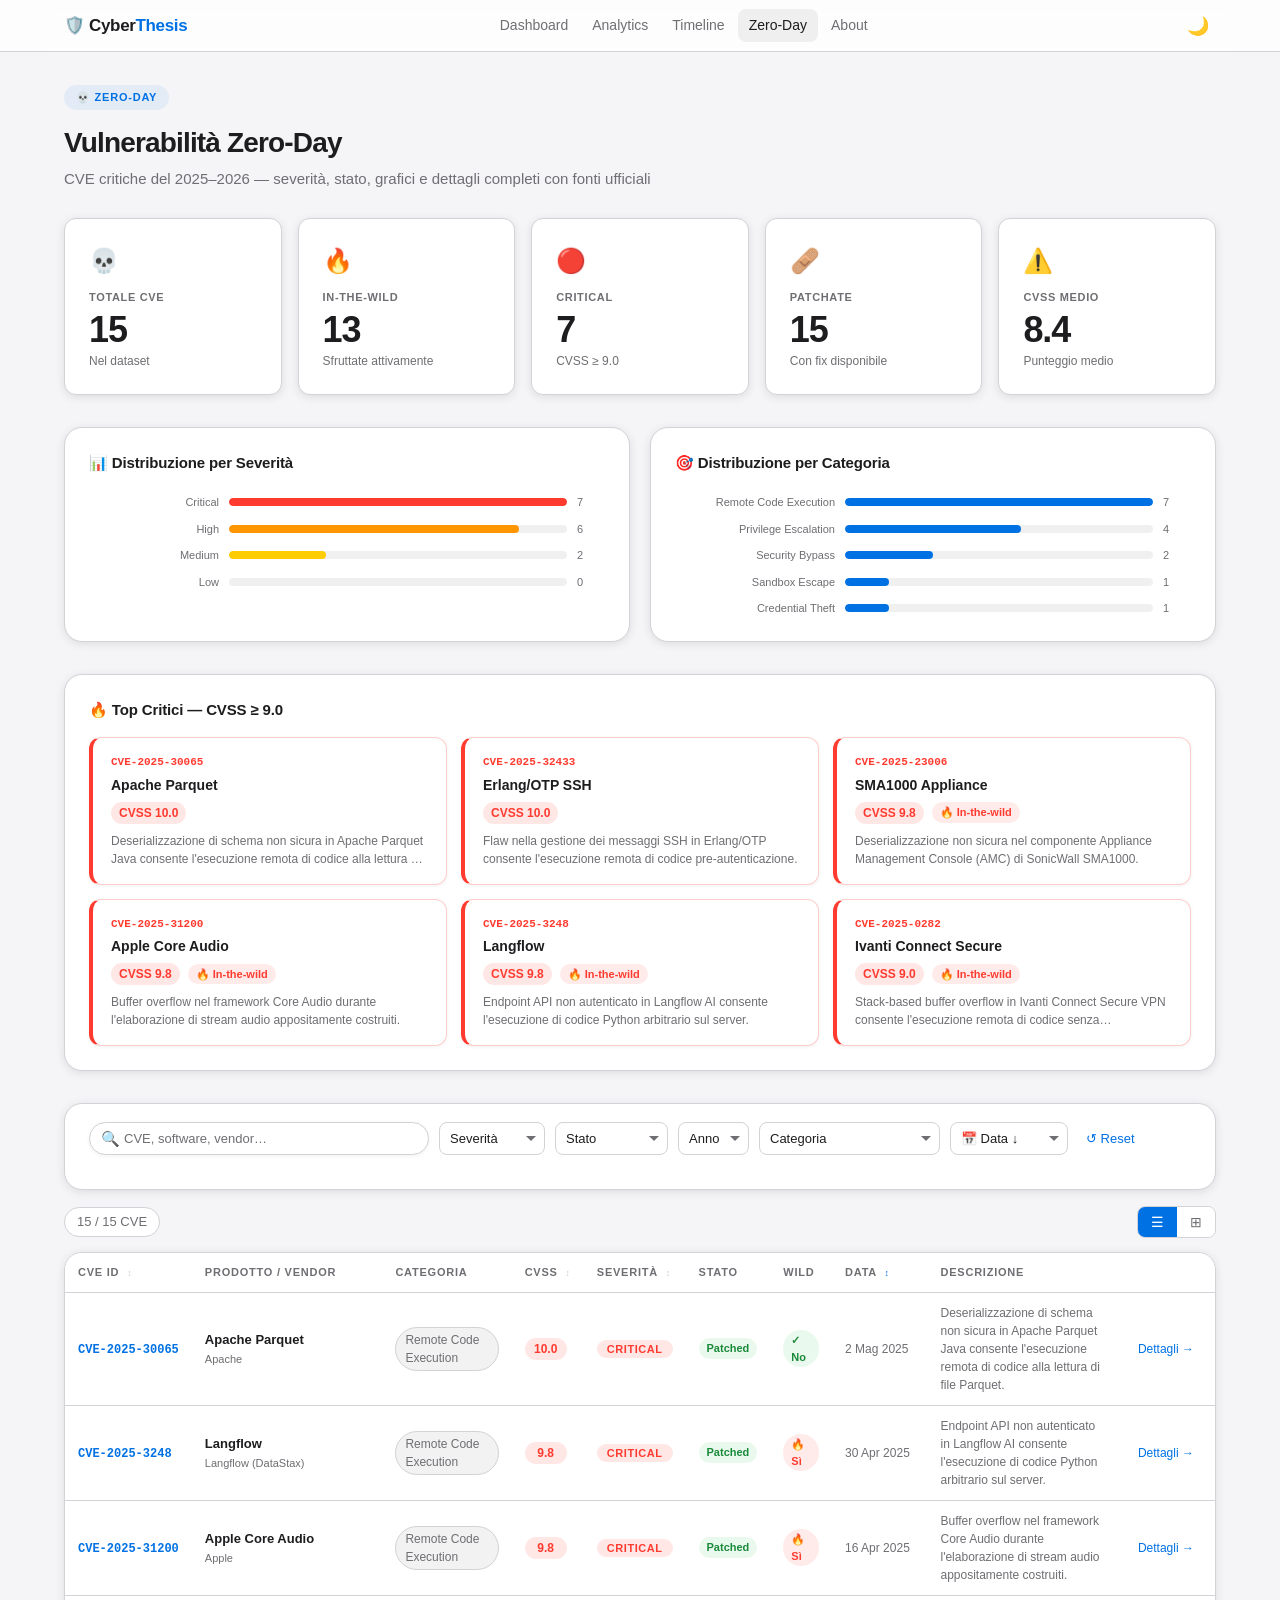
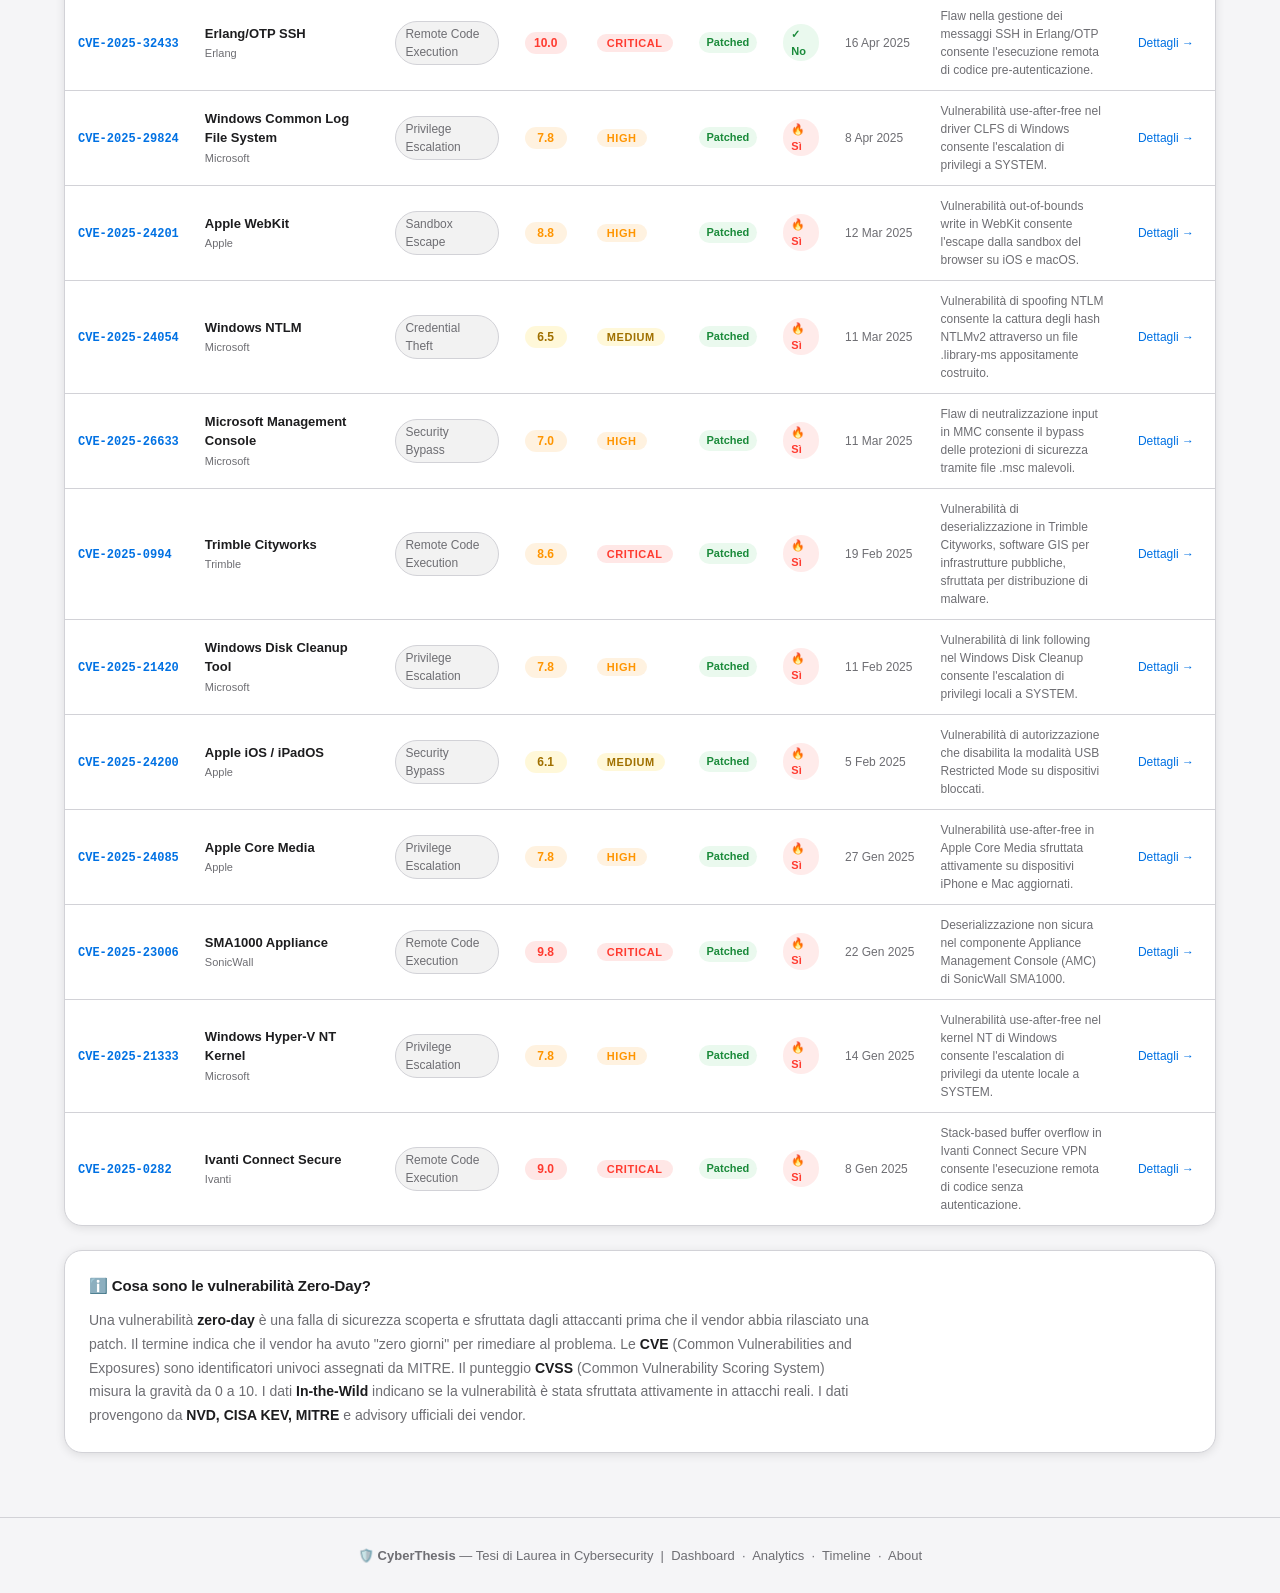
<file: pages/zeroday.html>
<!DOCTYPE html>
<html lang="it" data-theme="light">
<head>
  <meta charset="UTF-8">
  <meta name="viewport" content="width=device-width, initial-scale=1.0">
  <title>Zero-Day — Cybersecurity Thesis</title>
  <meta name="description" content="Vulnerabilità zero-day 2025–2026: CVE, CVSS, filtri avanzati, grafici riassuntivi e dettagli completi">
  <base href="../">
  <link rel="stylesheet" href="css/style.css">
  <style>
    /* ---- Zero-Day page styles ---- */

    .zd-stats-grid {
      display: grid;
      grid-template-columns: repeat(auto-fit, minmax(170px, 1fr));
      gap: 16px;
      margin-bottom: 32px;
    }

    /* Charts */
    .zd-charts-grid {
      display: grid;
      grid-template-columns: repeat(auto-fit, minmax(280px, 1fr));
      gap: 20px;
      margin-bottom: 32px;
    }

    /* Top Critical section */
    .zd-top-grid {
      display: grid;
      grid-template-columns: repeat(auto-fill, minmax(280px, 1fr));
      gap: 14px;
    }
    .zd-top-card {
      background: var(--surface);
      border-radius: var(--r-md);
      border: 1px solid rgba(255,59,48,.25);
      border-left: 4px solid var(--critical);
      padding: 16px 18px;
      box-shadow: var(--shadow-xs);
      cursor: pointer;
      transition: box-shadow var(--ease), transform var(--ease);
    }
    .zd-top-card:hover { box-shadow: var(--shadow-md); transform: translateY(-2px); }
    .zd-top-card__cve {
      font-family: "SF Mono","Menlo","Consolas",monospace;
      font-size: 11px; font-weight: 700;
      color: var(--critical); margin-bottom: 4px;
    }
    .zd-top-card__product { font-size: 14px; font-weight: 600; margin-bottom: 6px; }
    .zd-top-card__meta { display: flex; align-items: center; gap: 8px; flex-wrap: wrap; }
    .zd-top-card__desc {
      font-size: 12px; color: var(--txt-sub); line-height: 1.5; margin-top: 8px;
      display: -webkit-box; -webkit-line-clamp: 2;
      -webkit-box-orient: vertical; overflow: hidden;
    }

    /* CVSS pill */
    .cvss-pill {
      display: inline-flex; align-items: center; justify-content: center;
      min-width: 42px; padding: 2px 8px; border-radius: var(--r-full);
      font-size: 12px; font-weight: 700; white-space: nowrap;
    }
    .cvss-critical { background: rgba(255,59,48,.12);  color: var(--critical); }
    .cvss-high     { background: rgba(255,149,0,.12);  color: var(--high); }
    .cvss-medium   { background: rgba(255,204,0,.15);  color: #a07000; }
    [data-theme="dark"] .cvss-medium { color: var(--medium); }

    /* Status / Wild / Patch badges */
    .wild-badge, .patch-badge, .status-badge {
      display: inline-flex; align-items: center; gap: 4px;
      padding: 2px 8px; border-radius: var(--r-full);
      font-size: 11px; font-weight: 600;
    }
    .wild-yes  { background: rgba(255,59,48,.10);  color: var(--critical); }
    .wild-no   { background: rgba(52,199,89,.10);  color: #1a8a3a; }
    .patch-yes { background: rgba(52,199,89,.10);  color: #1a8a3a; }
    .patch-no  { background: rgba(255,59,48,.10);  color: var(--critical); }
    .status-patched   { background: rgba(52,199,89,.10);  color: #1a8a3a; }
    .status-active    { background: rgba(255,59,48,.10);  color: var(--critical); }
    .status-mitigated { background: rgba(255,149,0,.10);  color: #b56a00; }
    [data-theme="dark"] .wild-no        { color: var(--low); }
    [data-theme="dark"] .patch-yes      { color: var(--low); }
    [data-theme="dark"] .status-patched { color: var(--low); }
    [data-theme="dark"] .status-mitigated { color: var(--high); }

    /* Toolbar */
    .zd-toolbar {
      display: flex; gap: 10px; flex-wrap: wrap;
      align-items: center; margin-bottom: 16px;
    }
    .zd-search-wrap {
      position: relative; flex: 1;
      min-width: 180px; max-width: 340px;
    }
    .zd-search-icon {
      position: absolute; left: 12px; top: 50%;
      transform: translateY(-50%);
      color: var(--txt-sub); pointer-events: none; font-size: 15px;
    }
    .zd-search {
      width: 100%; padding: 8px 34px 8px 34px;
      border: 1px solid var(--border); border-radius: var(--r-full);
      background: var(--surface); color: var(--txt);
      font-family: var(--font); font-size: 13px;
      box-shadow: var(--shadow-xs);
      transition: border-color var(--ease), box-shadow var(--ease);
    }
    .zd-search::placeholder { color: var(--txt-sub); }
    .zd-search:focus {
      outline: none; border-color: var(--accent);
      box-shadow: 0 0 0 3px rgba(0,113,227,.15);
    }
    .zd-search-clear {
      position: absolute; right: 10px; top: 50%;
      transform: translateY(-50%);
      background: none; border: none; cursor: pointer;
      color: var(--txt-sub); font-size: 16px;
      display: none; line-height: 1;
      transition: color var(--ease);
    }
    .zd-search-clear.visible { display: block; }
    .zd-search-clear:hover { color: var(--txt); }

    .zd-select {
      padding: 8px 28px 8px 10px;
      border: 1px solid var(--border); border-radius: var(--r-sm);
      background: var(--surface); color: var(--txt);
      font-family: var(--font); font-size: 13px;
      cursor: pointer; appearance: none; -webkit-appearance: none;
      background-image: url("data:image/svg+xml,%3Csvg xmlns='http://www.w3.org/2000/svg' width='10' height='10' viewBox='0 0 10 10'%3E%3Cpath fill='%236e6e73' d='M5 7 0 2h10z'/%3E%3C/svg%3E");
      background-repeat: no-repeat; background-position: right 8px center;
      transition: border-color var(--ease);
    }
    .zd-select:focus {
      outline: none; border-color: var(--accent);
      box-shadow: 0 0 0 3px rgba(0,113,227,.15);
    }

    .zd-view-toggle {
      display: flex; gap: 0;
      border: 1px solid var(--border); border-radius: var(--r-sm);
      overflow: hidden; flex-shrink: 0;
    }
    .zd-view-btn {
      padding: 7px 13px; background: var(--surface);
      border: none; cursor: pointer; color: var(--txt-sub);
      font-size: 14px; font-family: var(--font);
      transition: background var(--ease), color var(--ease);
    }
    .zd-view-btn:hover { background: var(--bg); }
    .zd-view-btn.active { background: var(--accent); color: #fff; }

    .btn-reset-sm {
      font-size: 13px; color: var(--accent);
      background: none; border: none; cursor: pointer;
      padding: 4px 8px; border-radius: var(--r-sm);
      font-family: var(--font);
      transition: background var(--ease);
    }
    .btn-reset-sm:hover { background: rgba(0,113,227,.08); }

    .zd-results-meta {
      display: flex; justify-content: space-between;
      align-items: center; margin-bottom: 14px;
      flex-wrap: wrap; gap: 8px;
    }
    .zd-count {
      font-size: 13px; color: var(--txt-sub);
      background: var(--surface); border: 1px solid var(--border);
      padding: 4px 12px; border-radius: var(--r-full);
    }

    /* Table */
    .zd-table-wrap { overflow-x: auto; }
    .zd-table { width: 100%; border-collapse: collapse; font-size: 13px; }
    .zd-table th,
    .zd-table td {
      text-align: left; padding: 11px 13px;
      border-bottom: 1px solid var(--border); vertical-align: middle;
    }
    .zd-table th {
      font-size: 11px; text-transform: uppercase; letter-spacing: .07em;
      color: var(--txt-sub); font-weight: 600; white-space: nowrap;
      position: sticky; top: 0; background: var(--surface);
      cursor: pointer; user-select: none;
      transition: color var(--ease);
    }
    .zd-table th:hover { color: var(--txt); }
    .zd-table th .sort-arrow { margin-left: 4px; opacity: .35; font-size: 9px; }
    .zd-table th.sort-asc .sort-arrow,
    .zd-table th.sort-desc .sort-arrow { opacity: 1; color: var(--accent); }
    .zd-table tbody tr:last-child td { border-bottom: none; }
    .zd-table tbody tr:hover td { background: rgba(0,0,0,.02); cursor: pointer; }
    [data-theme="dark"] .zd-table tbody tr:hover td { background: rgba(255,255,255,.03); }

    .zd-cve {
      font-family: "SF Mono","Menlo","Consolas",monospace;
      font-size: 12px; font-weight: 600;
      color: var(--accent); white-space: nowrap;
    }
    .zd-product { font-weight: 600; font-size: 13px; }
    .zd-vendor  { font-size: 11px; color: var(--txt-sub); margin-top: 2px; }
    .zd-desc-cell { font-size: 12px; color: var(--txt-sub); line-height: 1.5; max-width: 280px; }

    .zd-details-btn {
      font-size: 12px; color: var(--accent);
      background: none; border: none; cursor: pointer;
      padding: 3px 8px; border-radius: var(--r-sm);
      font-family: var(--font); white-space: nowrap;
      transition: background var(--ease);
    }
    .zd-details-btn:hover { background: rgba(0,113,227,.08); }

    /* Cards */
    .zd-cards-grid {
      display: grid;
      grid-template-columns: repeat(auto-fill, minmax(330px, 1fr));
      gap: 16px;
    }
    .zd-card {
      background: var(--surface); border-radius: var(--r-md);
      border: 1px solid var(--border); padding: 20px;
      box-shadow: var(--shadow-xs);
      display: flex; flex-direction: column; gap: 12px;
      transition: box-shadow var(--ease), transform var(--ease);
      cursor: pointer;
    }
    .zd-card:hover { box-shadow: var(--shadow-md); transform: translateY(-2px); }
    .zd-card--critical { border-left: 3px solid var(--critical); }
    .zd-card--high     { border-left: 3px solid var(--high); }
    .zd-card--medium   { border-left: 3px solid var(--medium); }
    .zd-card--low      { border-left: 3px solid var(--low); }

    .zd-card__header {
      display: flex; justify-content: space-between;
      align-items: flex-start; gap: 10px;
    }
    .zd-card__cve {
      font-family: "SF Mono","Menlo","Consolas",monospace;
      font-size: 12px; font-weight: 700; color: var(--accent);
    }
    .zd-card__product {
      font-size: 15px; font-weight: 600;
      letter-spacing: -.02em;
    }
    .zd-card__vendor { font-size: 11px; color: var(--txt-sub); margin-top: 2px; }
    .zd-card__meta { display: flex; flex-wrap: wrap; gap: 6px; }
    .zd-card__desc {
      font-size: 13px; color: var(--txt-sub); line-height: 1.55;
      display: -webkit-box; -webkit-line-clamp: 3;
      -webkit-box-orient: vertical; overflow: hidden;
    }
    .zd-card__footer {
      display: flex; justify-content: space-between; align-items: center;
      padding-top: 10px; border-top: 1px solid var(--border);
      font-size: 12px; color: var(--txt-sub);
      flex-wrap: wrap; gap: 6px;
    }

    /* No results */
    .zd-no-results {
      text-align: center; padding: 60px 24px;
      color: var(--txt-sub); grid-column: 1 / -1;
    }
    .zd-no-results__icon { font-size: 40px; margin-bottom: 10px; }
    .zd-no-results__text { font-size: 15px; font-weight: 500; }

    /* Modal */
    .modal-overlay {
      position: fixed; inset: 0;
      background: rgba(0,0,0,.5);
      backdrop-filter: blur(4px);
      -webkit-backdrop-filter: blur(4px);
      z-index: 2000;
      display: flex; align-items: center; justify-content: center;
      padding: 24px;
      opacity: 0; pointer-events: none;
      transition: opacity var(--ease);
    }
    .modal-overlay.open { opacity: 1; pointer-events: all; }
    .modal-box {
      background: var(--surface);
      border-radius: var(--r-lg); border: 1px solid var(--border);
      box-shadow: var(--shadow-lg);
      width: 100%; max-width: 640px; max-height: 88vh; overflow-y: auto;
      transform: scale(.96) translateY(10px);
      transition: transform var(--ease);
    }
    .modal-overlay.open .modal-box { transform: scale(1) translateY(0); }
    .modal-header {
      display: flex; justify-content: space-between; align-items: flex-start;
      padding: 22px 24px 16px; border-bottom: 1px solid var(--border); gap: 12px;
    }
    .modal-title { font-size: 18px; font-weight: 700; letter-spacing: -.02em; }
    .modal-cve {
      font-family: "SF Mono","Menlo","Consolas",monospace;
      font-size: 12px; color: var(--accent); margin-top: 3px;
    }
    .modal-close {
      width: 30px; height: 30px; border-radius: var(--r-full);
      border: none; background: rgba(0,0,0,.06);
      color: var(--txt-sub); font-size: 17px; cursor: pointer; flex-shrink: 0;
      display: flex; align-items: center; justify-content: center;
      transition: background var(--ease);
    }
    .modal-close:hover { background: rgba(0,0,0,.12); }
    [data-theme="dark"] .modal-close { background: rgba(255,255,255,.08); }
    [data-theme="dark"] .modal-close:hover { background: rgba(255,255,255,.14); }
    .modal-body { padding: 18px 24px 24px; }
    .modal-badges { display: flex; flex-wrap: wrap; gap: 8px; margin-bottom: 18px; }
    .modal-grid { display: grid; grid-template-columns: 1fr 1fr; gap: 14px 20px; margin-bottom: 16px; }
    .modal-field__label {
      font-size: 10px; font-weight: 600; text-transform: uppercase;
      letter-spacing: .07em; color: var(--txt-sub); margin-bottom: 3px;
    }
    .modal-field__value { font-size: 14px; color: var(--txt); line-height: 1.55; }
    .modal-field__value code {
      font-family: "SF Mono","Menlo","Consolas",monospace;
      font-size: 12px; background: var(--bg);
      padding: 2px 6px; border-radius: 4px;
    }
    .modal-section { margin-bottom: 14px; }
    .modal-entities { display: flex; flex-wrap: wrap; gap: 6px; margin-top: 4px; }
    .modal-entity-tag {
      font-size: 12px; background: var(--bg);
      color: var(--txt-sub); padding: 3px 10px;
      border-radius: var(--r-full); border: 1px solid var(--border);
    }
    .modal-source-link {
      display: inline-flex; align-items: center; gap: 6px;
      font-size: 13px; color: var(--accent);
      padding: 7px 16px;
      border: 1px solid rgba(0,113,227,.3);
      border-radius: var(--r-full);
      transition: background var(--ease);
    }
    .modal-source-link:hover { background: rgba(0,113,227,.06); opacity: 1; }

    /* Responsive */
    @media (max-width: 768px) {
      .zd-toolbar { gap: 8px; }
      .zd-search-wrap { max-width: 100%; min-width: 0; flex: 1 1 100%; }
      .zd-select { font-size: 12px; }
      .zd-cards-grid { grid-template-columns: 1fr; }
      .zd-top-grid { grid-template-columns: 1fr; }
      .modal-grid { grid-template-columns: 1fr; }
      .zd-charts-grid { grid-template-columns: 1fr; }
    }
  </style>
</head>
<body>

<nav class="nav" role="navigation" aria-label="Navigazione principale">
  <div class="nav__inner">
    <a href="index.html" class="nav__logo">🛡️ Cyber<span>Thesis</span></a>
    <ul class="nav__links" id="nav-links">
      <li><a href="index.html">Dashboard</a></li>
      <li><a href="pages/analytics.html">Analytics</a></li>
      <li><a href="pages/timeline.html">Timeline</a></li>
      <li><a href="pages/zeroday.html">Zero-Day</a></li>
      <li><a href="pages/about.html">About</a></li>
    </ul>
    <div class="nav__actions">
      <button class="btn-icon theme-toggle" aria-label="Modalità scura">🌙</button>
      <button class="nav__hamburger" aria-label="Apri menu">
        <span></span><span></span><span></span>
      </button>
    </div>
  </div>
</nav>

<main class="page-wrap">
  <div class="container">

    <!-- Page header -->
    <div style="margin-bottom:28px;">
      <div class="page-badge">💀 Zero-Day</div>
      <h1 class="section-title">Vulnerabilità Zero-Day</h1>
      <p class="section-subtitle">CVE critiche del 2025–2026 — severità, stato, grafici e dettagli completi con fonti ufficiali</p>
    </div>

    <!-- Stats cards -->
    <div class="zd-stats-grid" aria-label="Statistiche zero-day">
      <div class="stat-card">
        <div class="stat-card__icon">💀</div>
        <div class="stat-card__label">Totale CVE</div>
        <div class="stat-card__value" id="zd-stat-total">—</div>
        <div class="stat-card__sub">Nel dataset</div>
      </div>
      <div class="stat-card">
        <div class="stat-card__icon">🔥</div>
        <div class="stat-card__label">In-the-Wild</div>
        <div class="stat-card__value" id="zd-stat-wild">—</div>
        <div class="stat-card__sub">Sfruttate attivamente</div>
      </div>
      <div class="stat-card">
        <div class="stat-card__icon">🔴</div>
        <div class="stat-card__label">Critical</div>
        <div class="stat-card__value" id="zd-stat-critical">—</div>
        <div class="stat-card__sub">CVSS ≥ 9.0</div>
      </div>
      <div class="stat-card">
        <div class="stat-card__icon">🩹</div>
        <div class="stat-card__label">Patchate</div>
        <div class="stat-card__value" id="zd-stat-patched">—</div>
        <div class="stat-card__sub">Con fix disponibile</div>
      </div>
      <div class="stat-card">
        <div class="stat-card__icon">⚠️</div>
        <div class="stat-card__label">CVSS medio</div>
        <div class="stat-card__value" id="zd-stat-cvss">—</div>
        <div class="stat-card__sub">Punteggio medio</div>
      </div>
    </div>

    <!-- Charts -->
    <div class="zd-charts-grid">
      <div class="chart-card">
        <div class="chart-card__title">📊 Distribuzione per Severità</div>
        <div class="bar-chart" id="chart-severity"></div>
      </div>
      <div class="chart-card">
        <div class="chart-card__title">🎯 Distribuzione per Categoria</div>
        <div class="bar-chart" id="chart-category"></div>
      </div>
    </div>

    <!-- Top Critical -->
    <div class="full-card" style="margin-bottom:32px;">
      <div class="chart-card__title" style="margin-bottom:16px;">🔥 Top Critici — CVSS ≥ 9.0</div>
      <div class="zd-top-grid" id="top-critical-grid">
        <div style="color:var(--txt-sub);font-size:13px;">⏳ Caricamento…</div>
      </div>
    </div>

    <!-- Filters & Search toolbar -->
    <div class="full-card" style="padding:18px 24px; margin-bottom:16px;">
      <div class="zd-toolbar" role="search" aria-label="Cerca e filtra vulnerabilità">

        <!-- Search -->
        <div class="zd-search-wrap">
          <span class="zd-search-icon" aria-hidden="true">🔍</span>
          <input
            type="search" id="zd-search" class="zd-search"
            placeholder="CVE, software, vendor…" autocomplete="off"
            aria-label="Cerca per CVE, software o vendor"
          >
          <button class="zd-search-clear" id="zd-search-clear" aria-label="Cancella ricerca">✕</button>
        </div>

        <!-- Severity filter -->
        <select id="filter-severity" class="zd-select" aria-label="Filtra per severità">
          <option value="">Severità</option>
          <option value="Critical">🔴 Critical</option>
          <option value="High">🟠 High</option>
          <option value="Medium">🟡 Medium</option>
          <option value="Low">🟢 Low</option>
        </select>

        <!-- Status filter -->
        <select id="filter-status" class="zd-select" aria-label="Filtra per stato">
          <option value="">Stato</option>
          <option value="Active">🔴 Active</option>
          <option value="Patched">🟢 Patched</option>
          <option value="Mitigated">🟠 Mitigated</option>
        </select>

        <!-- Year filter -->
        <select id="filter-year" class="zd-select" aria-label="Filtra per anno">
          <option value="">Anno</option>
        </select>

        <!-- Category filter -->
        <select id="filter-category" class="zd-select" aria-label="Filtra per categoria">
          <option value="">Categoria</option>
        </select>

        <!-- Sort -->
        <select id="sort-select" class="zd-select" aria-label="Ordina per">
          <option value="date-desc">📅 Data ↓</option>
          <option value="date-asc">📅 Data ↑</option>
          <option value="cvss-desc">⚠️ CVSS ↓</option>
          <option value="cvss-asc">⚠️ CVSS ↑</option>
          <option value="severity-desc">🔴 Severità ↓</option>
        </select>

        <!-- Reset -->
        <button class="btn-reset-sm" id="btn-reset" aria-label="Reimposta filtri">↺ Reset</button>
      </div>
    </div>

    <!-- Results meta row -->
    <div class="zd-results-meta">
      <span class="zd-count" id="zd-count" aria-live="polite">Caricamento…</span>
      <div class="zd-view-toggle" role="group" aria-label="Cambia vista">
        <button class="zd-view-btn active" data-view="table" aria-label="Vista tabella" title="Tabella">☰</button>
        <button class="zd-view-btn" data-view="cards" aria-label="Vista schede" title="Schede">⊞</button>
      </div>
    </div>

    <!-- Table view -->
    <div id="zd-table-view" class="full-card" style="padding:0;overflow:hidden;">
      <div class="zd-table-wrap">
        <table class="zd-table" aria-label="Tabella vulnerabilità zero-day">
          <thead>
            <tr>
              <th data-sort="cve_id">CVE ID <span class="sort-arrow">↕</span></th>
              <th>Prodotto / Vendor</th>
              <th>Categoria</th>
              <th data-sort="cvss">CVSS <span class="sort-arrow">↕</span></th>
              <th data-sort="severity">Severità <span class="sort-arrow">↕</span></th>
              <th>Stato</th>
              <th>Wild</th>
              <th data-sort="date">Data <span class="sort-arrow">↕</span></th>
              <th>Descrizione</th>
              <th></th>
            </tr>
          </thead>
          <tbody id="zd-tbody">
            <tr>
              <td colspan="10" style="text-align:center;padding:40px;color:var(--txt-sub);">
                ⏳ Caricamento dati…
              </td>
            </tr>
          </tbody>
        </table>
      </div>
    </div>

    <!-- Cards view (hidden by default) -->
    <div id="zd-cards-view" style="display:none;">
      <div class="zd-cards-grid" id="zd-cards-grid"></div>
    </div>

    <!-- Info card -->
    <div class="full-card" style="margin-top:24px;">
      <div class="chart-card__title" style="margin-bottom:12px;">ℹ️ Cosa sono le vulnerabilità Zero-Day?</div>
      <p style="font-size:14px;color:var(--txt-sub);line-height:1.7;max-width:780px;">
        Una vulnerabilità <strong style="color:var(--txt)">zero-day</strong> è una falla di sicurezza scoperta e sfruttata
        dagli attaccanti prima che il vendor abbia rilasciato una patch. Il termine indica che il vendor ha avuto
        "zero giorni" per rimediare al problema. Le <strong style="color:var(--txt)">CVE</strong> (Common Vulnerabilities
        and Exposures) sono identificatori univoci assegnati da MITRE. Il punteggio <strong style="color:var(--txt)">CVSS</strong>
        (Common Vulnerability Scoring System) misura la gravità da 0 a 10. I dati
        <strong style="color:var(--txt)">In-the-Wild</strong> indicano se la vulnerabilità è stata sfruttata attivamente
        in attacchi reali. I dati provengono da <strong style="color:var(--txt)">NVD, CISA KEV, MITRE</strong> e advisory
        ufficiali dei vendor.
      </p>
    </div>

  </div><!-- /container -->
</main>

<footer class="footer">
  <div class="container">
    <p>🛡️ <strong>CyberThesis</strong> — Tesi di Laurea in Cybersecurity &nbsp;|&nbsp;
      <a href="index.html">Dashboard</a> &nbsp;·&nbsp;
      <a href="pages/analytics.html">Analytics</a> &nbsp;·&nbsp;
      <a href="pages/timeline.html">Timeline</a> &nbsp;·&nbsp;
      <a href="pages/about.html">About</a>
    </p>
  </div>
</footer>

<!-- Detail Modal -->
<div class="modal-overlay" id="zd-modal" role="dialog" aria-modal="true" aria-labelledby="modal-title">
  <div class="modal-box">
    <div class="modal-header">
      <div>
        <div class="modal-title" id="modal-title">—</div>
        <div class="modal-cve" id="modal-cve">—</div>
      </div>
      <button class="modal-close" id="modal-close" aria-label="Chiudi">✕</button>
    </div>
    <div class="modal-body">
      <div class="modal-badges" id="modal-badges"></div>
      <div class="modal-grid">
        <div>
          <div class="modal-field__label">Vendor</div>
          <div class="modal-field__value" id="modal-vendor">—</div>
        </div>
        <div>
          <div class="modal-field__label">Data scoperta</div>
          <div class="modal-field__value" id="modal-date">—</div>
        </div>
        <div>
          <div class="modal-field__label">Tipo di attacco</div>
          <div class="modal-field__value" id="modal-category">—</div>
        </div>
        <div>
          <div class="modal-field__label">Versioni colpite</div>
          <div class="modal-field__value" id="modal-versions">—</div>
        </div>
      </div>
      <div class="modal-section">
        <div class="modal-field__label">Descrizione</div>
        <div class="modal-field__value" id="modal-description" style="margin-top:4px;"></div>
      </div>
      <div class="modal-section">
        <div class="modal-field__label">Impatto</div>
        <div class="modal-field__value" id="modal-impact" style="margin-top:4px;color:var(--txt-sub);"></div>
      </div>
      <div class="modal-section" id="modal-entities-section">
        <div class="modal-field__label">Enti / organizzazioni coinvolti</div>
        <div class="modal-entities" id="modal-entities"></div>
      </div>
      <div class="modal-section">
        <div class="modal-field__label" style="margin-bottom:8px;">Fonte ufficiale</div>
        <div style="display:flex;align-items:center;gap:12px;flex-wrap:wrap;">
          <span style="font-size:13px;color:var(--txt-sub);" id="modal-source-text">—</span>
          <a id="modal-source-link" class="modal-source-link" href="#" target="_blank" rel="noopener noreferrer" style="display:none;">
            🔗 Apri NVD
          </a>
        </div>
      </div>
    </div>
  </div>
</div>

<script src="js/main.js"></script>
<script>
(function () {
  'use strict';

  /* ── State ─────────────────────────────────────────── */
  let allZD    = [];
  let filtered = [];
  let currentView = 'table';
  let sortField   = 'date';
  let sortDir     = 'desc';
  let searchQuery    = '';
  let filterSeverity = '';
  let filterStatus   = '';
  let filterYear     = '';
  let filterCategory = '';

  /* ── Utilities ─────────────────────────────────────── */
  function escHtml(s) {
    return String(s)
      .replace(/&/g,'&amp;').replace(/</g,'&lt;')
      .replace(/>/g,'&gt;').replace(/"/g,'&quot;');
  }

  function fmtDate(iso) {
    const [y, m, d] = iso.split('-').map(Number);
    const months = ['Gen','Feb','Mar','Apr','Mag','Giu','Lug','Ago','Set','Ott','Nov','Dic'];
    return `${d} ${months[m - 1]} ${y}`;
  }

  function cvssClass(score) {
    if (score >= 9.0) return 'cvss-critical';
    if (score >= 7.0) return 'cvss-high';
    return 'cvss-medium';
  }

  function severityOrder(sev) {
    return { Critical: 4, High: 3, Medium: 2, Low: 1 }[sev] || 0;
  }

  function setEl(id, val) {
    const el = document.getElementById(id);
    if (el) el.textContent = val;
  }

  /* ── Data loading ───────────────────────────────────── */
  async function loadData() {
    const base = document.querySelector('base')?.href || location.href.replace(/[^/]*$/, '');
    const url  = new URL('data/zerodays.json', base).href;
    try {
      const res = await fetch(url);
      if (!res.ok) throw new Error(`HTTP ${res.status}`);
      allZD = await res.json();
      populateFilters();
      applyFiltersAndSort();
      renderStats();
      renderCharts();
      renderTopCritical();
    } catch (e) {
      const msg = `<tr><td colspan="10" style="text-align:center;padding:40px;color:var(--txt-sub);">
        ⚠️ Errore nel caricamento: ${escHtml(e.message)}</td></tr>`;
      document.getElementById('zd-tbody').innerHTML = msg;
      setEl('zd-count', '0 CVE');
    }
  }

  /* ── Stats ──────────────────────────────────────────── */
  function renderStats() {
    const n       = allZD.length;
    const wild    = allZD.filter(z => z.exploited_in_wild).length;
    const crit    = allZD.filter(z => z.severity === 'Critical').length;
    const patched = allZD.filter(z => z.status === 'Patched').length;
    const avg     = n ? (allZD.reduce((s, z) => s + z.cvss_score, 0) / n).toFixed(1) : '—';
    setEl('zd-stat-total',    n);
    setEl('zd-stat-wild',     wild);
    setEl('zd-stat-critical', crit);
    setEl('zd-stat-patched',  patched);
    setEl('zd-stat-cvss',     avg);
  }

  /* ── Charts ─────────────────────────────────────────── */
  function renderCharts() {
    renderSeverityChart();
    renderCategoryChart();
  }

  function renderSeverityChart() {
    const order  = ['Critical','High','Medium','Low'];
    const colors = {
      Critical: 'var(--critical)', High: 'var(--high)',
      Medium:   'var(--medium)',   Low:  'var(--low)'
    };
    const counts = {};
    order.forEach(s => { counts[s] = 0; });
    allZD.forEach(z => { if (counts[z.severity] !== undefined) counts[z.severity]++; });
    const max = Math.max(...Object.values(counts), 1);
    document.getElementById('chart-severity').innerHTML = order.map(sev => `
      <div class="bar-row">
        <div class="bar-row__label">${sev}</div>
        <div class="bar-row__track">
          <div class="bar-row__fill" style="width:${(counts[sev]/max*100).toFixed(1)}%;background:${colors[sev]};"></div>
        </div>
        <div class="bar-row__value">${counts[sev]}</div>
      </div>`).join('');
  }

  function renderCategoryChart() {
    const counts = {};
    allZD.forEach(z => { counts[z.category] = (counts[z.category] || 0) + 1; });
    const sorted = Object.entries(counts).sort((a, b) => b[1] - a[1]);
    const max = sorted[0] ? sorted[0][1] : 1;
    document.getElementById('chart-category').innerHTML = sorted.map(([cat, cnt]) => `
      <div class="bar-row">
        <div class="bar-row__label" style="width:160px;" title="${escHtml(cat)}">${escHtml(cat)}</div>
        <div class="bar-row__track">
          <div class="bar-row__fill" style="width:${(cnt/max*100).toFixed(1)}%;"></div>
        </div>
        <div class="bar-row__value">${cnt}</div>
      </div>`).join('');
  }

  /* ── Top Critical ───────────────────────────────────── */
  function renderTopCritical() {
    const top = allZD
      .filter(z => z.cvss_score >= 9.0)
      .sort((a, b) => b.cvss_score - a.cvss_score)
      .slice(0, 6);
    const grid = document.getElementById('top-critical-grid');
    if (!top.length) {
      grid.innerHTML = '<p style="color:var(--txt-sub);font-size:13px;">Nessuna CVE con CVSS ≥ 9.0</p>';
      return;
    }
    grid.innerHTML = top.map(z => `
      <div class="zd-top-card" data-id="${escHtml(z.id)}" role="button" tabindex="0" aria-label="Dettagli ${escHtml(z.cve_id)}">
        <div class="zd-top-card__cve">${escHtml(z.cve_id)}</div>
        <div class="zd-top-card__product">${escHtml(z.product)}</div>
        <div class="zd-top-card__meta">
          <span class="cvss-pill cvss-critical">CVSS ${z.cvss_score.toFixed(1)}</span>
          ${z.exploited_in_wild ? '<span class="wild-badge wild-yes">🔥 In-the-wild</span>' : ''}
        </div>
        <div class="zd-top-card__desc">${escHtml(z.description)}</div>
      </div>`).join('');
    grid.querySelectorAll('.zd-top-card').forEach(card => {
      card.addEventListener('click', () => openModal(card.dataset.id));
      card.addEventListener('keydown', e => { if (e.key === 'Enter' || e.key === ' ') { e.preventDefault(); openModal(card.dataset.id); } });
    });
  }

  /* ── Filter helpers ─────────────────────────────────── */
  function matchesSearch(z) {
    const q = searchQuery.toLowerCase();
    return z.cve_id.toLowerCase().includes(q)    ||
           z.product.toLowerCase().includes(q)   ||
           z.vendor.toLowerCase().includes(q);
  }

  function applyFiltersAndSort() {
    filtered = allZD.filter(z => {
      if (searchQuery    && !matchesSearch(z))             return false;
      if (filterSeverity && z.severity !== filterSeverity) return false;
      if (filterStatus   && z.status   !== filterStatus)   return false;
      if (filterYear     && !z.date.startsWith(filterYear)) return false;
      if (filterCategory && z.category !== filterCategory)  return false;
      return true;
    });

    const mult = sortDir === 'asc' ? 1 : -1;
    filtered.sort((a, b) => {
      let va, vb;
      if (sortField === 'date')         { va = a.date;                    vb = b.date; }
      else if (sortField === 'cvss')     { va = a.cvss_score;             vb = b.cvss_score; }
      else if (sortField === 'severity') { va = severityOrder(a.severity); vb = severityOrder(b.severity); }
      else if (sortField === 'cve_id')   { va = a.cve_id;                 vb = b.cve_id; }
      else                               { va = a[sortField] || '';        vb = b[sortField] || ''; }
      return (va > vb ? 1 : va < vb ? -1 : 0) * mult;
    });

    renderResults();
    updateCount();
    updateSortArrows();
  }

  function updateCount() {
    setEl('zd-count', `${filtered.length} / ${allZD.length} CVE`);
  }

  /* ── Rendering results ──────────────────────────────── */
  function renderResults() {
    if (currentView === 'table') renderTable();
    else renderCards();
  }

  function renderTable() {
    document.getElementById('zd-table-view').style.display = 'block';
    document.getElementById('zd-cards-view').style.display = 'none';
    const tbody = document.getElementById('zd-tbody');
    if (!filtered.length) {
      tbody.innerHTML = `<tr><td colspan="10" style="text-align:center;padding:40px;color:var(--txt-sub);">
        🔍 Nessuna CVE trovata per i criteri selezionati</td></tr>`;
      return;
    }
    tbody.innerHTML = filtered.map(z => `
      <tr data-id="${escHtml(z.id)}">
        <td><span class="zd-cve">${escHtml(z.cve_id)}</span></td>
        <td>
          <div class="zd-product">${escHtml(z.product)}</div>
          <div class="zd-vendor">${escHtml(z.vendor)}</div>
        </td>
        <td><span class="tag">${escHtml(z.category)}</span></td>
        <td><span class="cvss-pill ${cvssClass(z.cvss_score)}">${z.cvss_score.toFixed(1)}</span></td>
        <td><span class="badge badge--${escHtml(z.severity.toLowerCase())}">${escHtml(z.severity)}</span></td>
        <td><span class="status-badge status-${escHtml(z.status.toLowerCase())}">${escHtml(z.status)}</span></td>
        <td>${z.exploited_in_wild
          ? '<span class="wild-badge wild-yes">🔥 Sì</span>'
          : '<span class="wild-badge wild-no">✓ No</span>'}</td>
        <td style="white-space:nowrap;color:var(--txt-sub);font-size:12px;">${fmtDate(z.date)}</td>
        <td><div class="zd-desc-cell">${escHtml(z.description)}</div></td>
        <td><button class="zd-details-btn" data-id="${escHtml(z.id)}">Dettagli →</button></td>
      </tr>`).join('');

    tbody.querySelectorAll('tr[data-id]').forEach(row => {
      row.addEventListener('click', e => {
        if (!e.target.classList.contains('zd-details-btn')) openModal(row.dataset.id);
      });
    });
    tbody.querySelectorAll('.zd-details-btn').forEach(btn => {
      btn.addEventListener('click', e => { e.stopPropagation(); openModal(btn.dataset.id); });
    });
  }

  function renderCards() {
    document.getElementById('zd-table-view').style.display = 'none';
    document.getElementById('zd-cards-view').style.display = 'block';
    const grid = document.getElementById('zd-cards-grid');
    if (!filtered.length) {
      grid.innerHTML = `<div class="zd-no-results">
        <div class="zd-no-results__icon">🔍</div>
        <div class="zd-no-results__text">Nessuna CVE trovata</div></div>`;
      return;
    }
    grid.innerHTML = filtered.map(z => `
      <article class="zd-card zd-card--${z.severity.toLowerCase()}" data-id="${escHtml(z.id)}"
               role="button" tabindex="0" aria-label="${escHtml(z.cve_id)}">
        <div class="zd-card__header">
          <div>
            <div class="zd-card__cve">${escHtml(z.cve_id)}</div>
            <div class="zd-card__product">${escHtml(z.product)}</div>
            <div class="zd-card__vendor">${escHtml(z.vendor)}</div>
          </div>
          <span class="badge badge--${z.severity.toLowerCase()}">${escHtml(z.severity)}</span>
        </div>
        <div class="zd-card__meta">
          <span class="cvss-pill ${cvssClass(z.cvss_score)}">CVSS ${z.cvss_score.toFixed(1)}</span>
          <span class="tag">${escHtml(z.category)}</span>
          <span class="status-badge status-${z.status.toLowerCase()}">${escHtml(z.status)}</span>
          ${z.exploited_in_wild ? '<span class="wild-badge wild-yes">🔥 Wild</span>' : ''}
        </div>
        <p class="zd-card__desc">${escHtml(z.description)}</p>
        <div class="zd-card__footer">
          <span>📅 ${fmtDate(z.date)}</span>
          <button class="zd-details-btn" data-id="${escHtml(z.id)}">Dettagli →</button>
        </div>
      </article>`).join('');

    grid.querySelectorAll('.zd-card').forEach(card => {
      card.addEventListener('click', e => {
        if (!e.target.classList.contains('zd-details-btn')) openModal(card.dataset.id);
      });
      card.addEventListener('keydown', e => {
        if (e.key === 'Enter' || e.key === ' ') { e.preventDefault(); openModal(card.dataset.id); }
      });
    });
    grid.querySelectorAll('.zd-details-btn').forEach(btn => {
      btn.addEventListener('click', e => { e.stopPropagation(); openModal(btn.dataset.id); });
    });
  }

  /* ── Modal ──────────────────────────────────────────── */
  function openModal(id) {
    const z = allZD.find(x => x.id === id);
    if (!z) return;

    setEl('modal-title',    z.product);
    setEl('modal-cve',      z.cve_id);
    setEl('modal-vendor',   z.vendor);
    setEl('modal-date',     fmtDate(z.date));
    setEl('modal-category', z.category);
    setEl('modal-description', z.description);
    setEl('modal-impact',   z.impact);

    document.getElementById('modal-versions').innerHTML =
      `<code>${escHtml(z.affected_versions)}</code>`;

    document.getElementById('modal-badges').innerHTML = `
      <span class="badge badge--${z.severity.toLowerCase()}">${escHtml(z.severity)}</span>
      <span class="cvss-pill ${cvssClass(z.cvss_score)}">CVSS ${z.cvss_score.toFixed(1)}</span>
      <span class="status-badge status-${z.status.toLowerCase()}">${escHtml(z.status)}</span>
      ${z.exploited_in_wild
        ? '<span class="wild-badge wild-yes">🔥 In-the-wild</span>'
        : '<span class="wild-badge wild-no">✓ Non exploitata</span>'}
      ${z.patch_available
        ? '<span class="patch-badge patch-yes">🩹 Patch disponibile</span>'
        : '<span class="patch-badge patch-no">✗ No patch</span>'}`;

    const entSection = document.getElementById('modal-entities-section');
    const entContainer = document.getElementById('modal-entities');
    if (z.affected_entities && z.affected_entities.length) {
      entContainer.innerHTML = z.affected_entities
        .map(e => `<span class="modal-entity-tag">${escHtml(e)}</span>`).join('');
      entSection.style.display = '';
    } else {
      entSection.style.display = 'none';
    }

    setEl('modal-source-text', z.source);
    const link = document.getElementById('modal-source-link');
    if (z.source_url) {
      link.href = z.source_url;
      link.style.display = 'inline-flex';
    } else {
      link.style.display = 'none';
    }

    document.getElementById('zd-modal').classList.add('open');
    document.body.style.overflow = 'hidden';
  }

  function closeModal() {
    document.getElementById('zd-modal').classList.remove('open');
    document.body.style.overflow = '';
  }

  /* ── Filters population ─────────────────────────────── */
  function populateFilters() {
    const years = [...new Set(allZD.map(z => z.date.slice(0, 4)))].sort().reverse();
    const yearSel = document.getElementById('filter-year');
    years.forEach(y => {
      const opt = document.createElement('option');
      opt.value = y; opt.textContent = y;
      yearSel.appendChild(opt);
    });

    const cats = [...new Set(allZD.map(z => z.category))].sort();
    const catSel = document.getElementById('filter-category');
    cats.forEach(c => {
      const opt = document.createElement('option');
      opt.value = c; opt.textContent = c;
      catSel.appendChild(opt);
    });
  }

  /* ── Sort arrows ────────────────────────────────────── */
  function updateSortArrows() {
    document.querySelectorAll('.zd-table th[data-sort]').forEach(th => {
      th.classList.remove('sort-asc', 'sort-desc');
      if (th.dataset.sort === sortField) th.classList.add(`sort-${sortDir}`);
    });
  }

  /* ── Reset ──────────────────────────────────────────── */
  function resetFilters() {
    searchQuery    = '';
    filterSeverity = '';
    filterStatus   = '';
    filterYear     = '';
    filterCategory = '';
    sortField      = 'date';
    sortDir        = 'desc';
    document.getElementById('zd-search').value    = '';
    document.getElementById('zd-search-clear').classList.remove('visible');
    document.getElementById('filter-severity').value = '';
    document.getElementById('filter-status').value   = '';
    document.getElementById('filter-year').value     = '';
    document.getElementById('filter-category').value = '';
    document.getElementById('sort-select').value     = 'date-desc';
    applyFiltersAndSort();
  }

  /* ── Debounce helper ────────────────────────────────── */
  function debounce(fn, ms) {
    let timer;
    return function (...args) {
      clearTimeout(timer);
      timer = setTimeout(() => fn.apply(this, args), ms);
    };
  }

  /* ── Event listeners ────────────────────────────────── */
  function initListeners() {
    /* Search */
    const searchInput = document.getElementById('zd-search');
    const debouncedSearch = debounce(() => {
      searchQuery = searchInput.value.trim();
      document.getElementById('zd-search-clear').classList.toggle('visible', !!searchQuery);
      applyFiltersAndSort();
    }, 200);
    searchInput.addEventListener('input', debouncedSearch);
    document.getElementById('zd-search-clear').addEventListener('click', () => {
      searchInput.value = '';
      searchQuery = '';
      document.getElementById('zd-search-clear').classList.remove('visible');
      applyFiltersAndSort();
    });

    /* Dropdown filters */
    document.getElementById('filter-severity').addEventListener('change', function () {
      filterSeverity = this.value; applyFiltersAndSort();
    });
    document.getElementById('filter-status').addEventListener('change', function () {
      filterStatus = this.value; applyFiltersAndSort();
    });
    document.getElementById('filter-year').addEventListener('change', function () {
      filterYear = this.value; applyFiltersAndSort();
    });
    document.getElementById('filter-category').addEventListener('change', function () {
      filterCategory = this.value; applyFiltersAndSort();
    });

    /* Sort */
    document.getElementById('sort-select').addEventListener('change', function () {
      const lastIdx = this.value.lastIndexOf('-');
      sortField = this.value.substring(0, lastIdx);
      sortDir   = this.value.substring(lastIdx + 1);
      applyFiltersAndSort();
    });

    /* View toggle */
    document.querySelectorAll('.zd-view-btn').forEach(btn => {
      btn.addEventListener('click', () => {
        currentView = btn.dataset.view;
        document.querySelectorAll('.zd-view-btn').forEach(b =>
          b.classList.toggle('active', b.dataset.view === currentView));
        renderResults();
      });
    });

    /* Reset */
    document.getElementById('btn-reset').addEventListener('click', resetFilters);

    /* Sortable table headers */
    document.querySelectorAll('.zd-table th[data-sort]').forEach(th => {
      th.addEventListener('click', () => {
        const field = th.dataset.sort;
        if (sortField === field) {
          sortDir = sortDir === 'asc' ? 'desc' : 'asc';
        } else {
          sortField = field; sortDir = 'desc';
        }
        document.getElementById('sort-select').value = `${sortField}-${sortDir}`;
        applyFiltersAndSort();
      });
    });

    /* Modal close */
    document.getElementById('modal-close').addEventListener('click', closeModal);
    document.getElementById('zd-modal').addEventListener('click', e => {
      if (e.target === e.currentTarget) closeModal();
    });
    document.addEventListener('keydown', e => {
      if (e.key === 'Escape') closeModal();
    });
  }

  /* ── Init ───────────────────────────────────────────── */
  document.addEventListener('DOMContentLoaded', () => {
    initListeners();
    loadData();
  });
}());
</script>
</body>
</html>
</file>
<file: css/style.css>
/* =========================================================
   Cybersecurity Thesis — Apple-style Design System
   ========================================================= */

/* --- CSS Variables --------------------------------------- */
:root {
  --black:        #000000;
  --white:        #ffffff;
  --gray-light:   #f5f5f7;
  --gray-dark:    #1d1d1f;
  --gray-mid:     #424245;
  --gray-border:  #d2d2d7;
  --gray-text:    #6e6e73;

  --critical:     #ff3b30;
  --high:         #ff9500;
  --medium:       #ffcc00;
  --low:          #34c759;
  --accent:       #0071e3;

  --r-sm:   8px;
  --r-md:   12px;
  --r-lg:   18px;
  --r-full: 9999px;

  --shadow-xs: 0 1px 4px rgba(0,0,0,.06);
  --shadow-sm: 0 2px 10px rgba(0,0,0,.10);
  --shadow-md: 0 4px 20px rgba(0,0,0,.13);
  --shadow-lg: 0 10px 40px rgba(0,0,0,.18);

  --font: -apple-system, BlinkMacSystemFont, "Segoe UI", "Helvetica Neue", Arial, sans-serif;
  --ease: .3s ease;
  --nav-h: 52px;

  /* semantic tokens (light) */
  --bg:        var(--gray-light);
  --surface:   var(--white);
  --nav-bg:    rgba(255,255,255,.82);
  --txt:       var(--gray-dark);
  --txt-sub:   var(--gray-text);
  --border:    var(--gray-border);
}

/* --- Dark Mode ------------------------------------------ */
[data-theme="dark"] {
  --bg:       #0d0d0f;
  --surface:  #1c1c1e;
  --nav-bg:   rgba(13,13,15,.85);
  --txt:      #f5f5f7;
  --txt-sub:  #98989d;
  --border:   #2c2c2e;
}

/* --- Reset ---------------------------------------------- */
*,*::before,*::after { box-sizing:border-box; margin:0; padding:0; }
html { scroll-behavior:smooth; }
body {
  font-family: var(--font);
  background: var(--bg);
  color: var(--txt);
  line-height: 1.5;
  -webkit-font-smoothing: antialiased;
  transition: background var(--ease), color var(--ease);
}
a { color:var(--accent); text-decoration:none; transition:opacity var(--ease); }
a:hover { opacity:.75; }

/* --- Navigation ----------------------------------------- */
.nav {
  position: fixed; inset: 0 0 auto;
  height: var(--nav-h);
  background: var(--nav-bg);
  backdrop-filter: saturate(180%) blur(20px);
  -webkit-backdrop-filter: saturate(180%) blur(20px);
  border-bottom: 1px solid var(--border);
  z-index: 1000;
}
.nav__inner {
  max-width: 1200px; margin: 0 auto; height: 100%;
  padding: 0 24px;
  display: flex; align-items: center; justify-content: space-between; gap: 16px;
}
.nav__logo {
  font-size: 17px; font-weight: 700; letter-spacing: -.02em;
  color: var(--txt); white-space: nowrap;
}
.nav__logo span { color: var(--accent); }
.nav__links {
  display: flex; align-items: center; gap: 2px; list-style: none;
}
.nav__links a {
  display: block; padding: 6px 11px; border-radius: var(--r-sm);
  font-size: 14px; color: var(--txt-sub);
  transition: color var(--ease), background var(--ease);
}
.nav__links a:hover, .nav__links a.active {
  color: var(--txt); opacity: 1;
  background: rgba(0,0,0,.06);
}
[data-theme="dark"] .nav__links a:hover,
[data-theme="dark"] .nav__links a.active { background: rgba(255,255,255,.08); }

.nav__actions { display:flex; align-items:center; gap:6px; }

.btn-icon {
  width:36px; height:36px; border:none; background:transparent;
  border-radius:var(--r-full); cursor:pointer;
  display:flex; align-items:center; justify-content:center;
  font-size:18px; color:var(--txt-sub);
  transition:background var(--ease);
}
.btn-icon:hover { background:rgba(0,0,0,.06); }
[data-theme="dark"] .btn-icon:hover { background:rgba(255,255,255,.08); }

/* Mobile hamburger */
.nav__hamburger {
  display:none; width:36px; height:36px; border:none;
  background:transparent; cursor:pointer;
  flex-direction:column; align-items:center; justify-content:center; gap:5px;
}
.nav__hamburger span {
  display:block; width:20px; height:2px;
  background:var(--txt); border-radius:2px; transition:var(--ease);
}

/* --- Layout -------------------------------------------- */
.page-wrap { padding-top:calc(var(--nav-h) + 32px); min-height:100vh; }
.container  { max-width:1200px; margin:0 auto; padding:0 24px; }

/* --- Typography ---------------------------------------- */
.section-title {
  font-size:clamp(22px,3vw,28px); font-weight:700; letter-spacing:-.03em;
  margin-bottom:4px;
}
.section-subtitle { font-size:15px; color:var(--txt-sub); margin-bottom:24px; }

/* --- Stat Cards ---------------------------------------- */
.stats-grid {
  display:grid; grid-template-columns:repeat(auto-fit,minmax(200px,1fr));
  gap:16px; margin-bottom:32px;
}
.stat-card {
  background:var(--surface); border-radius:var(--r-md);
  border:1px solid var(--border); padding:24px;
  box-shadow:var(--shadow-sm);
  transition:box-shadow var(--ease),transform var(--ease);
}
.stat-card:hover { box-shadow:var(--shadow-md); transform:translateY(-2px); }
.stat-card__icon  { font-size:24px; margin-bottom:10px; }
.stat-card__label {
  font-size:11px; font-weight:600; text-transform:uppercase;
  letter-spacing:.06em; color:var(--txt-sub); margin-bottom:6px;
}
.stat-card__value {
  font-size:clamp(28px,4vw,36px); font-weight:700; letter-spacing:-.03em;
  line-height:1; margin-bottom:4px;
}
.stat-card__sub { font-size:12px; color:var(--txt-sub); }

/* --- Trend Bar Chart ----------------------------------- */
.trend-section { margin-bottom:32px; }
.trend-card {
  background:var(--surface); border-radius:var(--r-lg);
  border:1px solid var(--border); padding:24px; box-shadow:var(--shadow-sm);
}
.trend-card__header {
  display:flex; justify-content:space-between; align-items:center; margin-bottom:20px;
}
.trend-card__title { font-size:16px; font-weight:600; letter-spacing:-.02em; }
.trend-chart {
  display:flex; align-items:flex-end; gap:10px; height:100px; padding-bottom:4px;
}
.trend-bar-wrap {
  flex:1; display:flex; flex-direction:column;
  align-items:center; gap:5px; height:100%; justify-content:flex-end;
}
.trend-bar {
  width:100%; background:var(--accent); border-radius:4px 4px 0 0;
  min-height:4px; transition:height .6s cubic-bezier(.34,1.56,.64,1); opacity:.85;
}
.trend-bar:hover { opacity:1; }
.trend-bar-label { font-size:10px; color:var(--txt-sub); white-space:nowrap; }

/* --- Filters ------------------------------------------ */
.filters-section {
  background:var(--surface); border-radius:var(--r-lg);
  border:1px solid var(--border); padding:24px;
  margin-bottom:24px; box-shadow:var(--shadow-sm);
}
.filters-header {
  display:flex; justify-content:space-between; align-items:center; margin-bottom:20px;
}
.filters-title { font-size:15px; font-weight:600; }
.btn-reset {
  font-size:13px; color:var(--accent); background:none; border:none;
  cursor:pointer; padding:4px 8px; border-radius:var(--r-sm);
  transition:background var(--ease);
}
.btn-reset:hover { background:rgba(0,113,227,.08); }
.filters-grid {
  display:grid; grid-template-columns:repeat(auto-fit,minmax(160px,1fr)); gap:20px;
}
.filter-group { display:flex; flex-direction:column; gap:8px; }
.filter-group__label {
  font-size:11px; font-weight:600; text-transform:uppercase;
  letter-spacing:.07em; color:var(--txt-sub);
}
.filter-group__options { display:flex; flex-direction:column; gap:5px; }
.filter-check {
  display:flex; align-items:center; gap:8px; cursor:pointer;
  font-size:13px; color:var(--txt);
}
.filter-check input[type="checkbox"] {
  width:15px; height:15px; accent-color:var(--accent); cursor:pointer;
}
.filter-select {
  width:100%; padding:8px 32px 8px 10px;
  border:1px solid var(--border); border-radius:var(--r-sm);
  background:var(--bg); color:var(--txt);
  font-family:var(--font); font-size:13px; cursor:pointer;
  appearance:none; -webkit-appearance:none;
  background-image:url("data:image/svg+xml,%3Csvg xmlns='http://www.w3.org/2000/svg' width='10' height='10' viewBox='0 0 10 10'%3E%3Cpath fill='%236e6e73' d='M5 7 0 2h10z'/%3E%3C/svg%3E");
  background-repeat:no-repeat; background-position:right 10px center;
  transition:border-color var(--ease);
}
.filter-select:focus {
  outline:none; border-color:var(--accent);
  box-shadow:0 0 0 3px rgba(0,113,227,.15);
}

/* --- Search ------------------------------------------- */
.search-section { margin-bottom:24px; }
.search-wrap { position:relative; max-width:460px; }
.search-icon {
  position:absolute; left:14px; top:50%; transform:translateY(-50%);
  color:var(--txt-sub); font-size:16px; pointer-events:none;
}
.search-input {
  width:100%; padding:11px 40px 11px 42px;
  border:1px solid var(--border); border-radius:var(--r-full);
  background:var(--surface); color:var(--txt);
  font-family:var(--font); font-size:15px; box-shadow:var(--shadow-xs);
  transition:border-color var(--ease),box-shadow var(--ease);
}
.search-input::placeholder { color:var(--txt-sub); }
.search-input:focus {
  outline:none; border-color:var(--accent);
  box-shadow:0 0 0 3px rgba(0,113,227,.15);
}
.search-clear {
  position:absolute; right:12px; top:50%; transform:translateY(-50%);
  background:none; border:none; cursor:pointer;
  color:var(--txt-sub); font-size:18px; display:none; line-height:1;
  transition:color var(--ease);
}
.search-clear:hover { color:var(--txt); }
.search-clear.visible { display:block; }

/* --- Feed --------------------------------------------- */
.feed-header {
  display:flex; justify-content:space-between; align-items:center;
  margin-bottom:16px; flex-wrap:wrap; gap:8px;
}
.feed-count {
  font-size:13px; color:var(--txt-sub);
  background:var(--surface); border:1px solid var(--border);
  padding:4px 12px; border-radius:var(--r-full);
}
.incidents-grid {
  display:grid; grid-template-columns:repeat(auto-fill,minmax(340px,1fr)); gap:16px;
}
.incident-card {
  background:var(--surface); border-radius:var(--r-md);
  border:1px solid var(--border); padding:20px;
  box-shadow:var(--shadow-xs); display:flex; flex-direction:column; gap:12px;
  transition:box-shadow var(--ease),transform var(--ease);
}
.incident-card:hover { box-shadow:var(--shadow-md); transform:translateY(-2px); }
.incident-card__header {
  display:flex; justify-content:space-between; align-items:flex-start; gap:10px;
}
.incident-card__company {
  font-size:16px; font-weight:600; letter-spacing:-.02em; flex:1; min-width:0;
}
.incident-card__company mark {
  background:rgba(255,204,0,.35); border-radius:2px; padding:0 2px;
}
/* Severity badges */
.badge {
  flex-shrink:0; padding:3px 10px; border-radius:var(--r-full);
  font-size:11px; font-weight:600; text-transform:uppercase; letter-spacing:.05em;
}
.badge--critical { background:rgba(255,59,48,.12);  color:var(--critical); }
.badge--high     { background:rgba(255,149,0,.12);  color:var(--high); }
.badge--medium   { background:rgba(255,204,0,.15);  color:#a07000; }
.badge--low      { background:rgba(52,199,89,.12);  color:#1a8a3a; }
[data-theme="dark"] .badge--medium { color:var(--medium); }
[data-theme="dark"] .badge--low    { color:var(--low); }

.incident-card__meta {
  display:flex; flex-wrap:wrap; gap:6px; font-size:12px; color:var(--txt-sub);
}
.tag {
  display:inline-flex; align-items:center; gap:4px;
  padding:3px 9px; border-radius:var(--r-full); font-size:12px; font-weight:500;
  background:rgba(0,0,0,.05); color:var(--txt-sub); border:1px solid var(--border);
}
[data-theme="dark"] .tag { background:rgba(255,255,255,.06); }
.incident-card__desc {
  font-size:13px; color:var(--txt-sub); line-height:1.55;
}
.incident-card__footer {
  display:flex; justify-content:space-between; align-items:center;
  font-size:12px; color:var(--txt-sub);
  padding-top:10px; border-top:1px solid var(--border);
  flex-wrap:wrap; gap:4px;
}

/* No results */
.no-results {
  grid-column:1/-1; text-align:center; padding:60px 24px; color:var(--txt-sub);
}
.no-results__icon { font-size:48px; margin-bottom:12px; }
.no-results__text { font-size:16px; font-weight:500; }
.no-results__sub  { font-size:14px; margin-top:4px; }

/* --- Analytics ---------------------------------------- */
.analytics-grid {
  display:grid; grid-template-columns:repeat(auto-fit,minmax(300px,1fr));
  gap:20px; margin-bottom:32px;
}
.chart-card {
  background:var(--surface); border-radius:var(--r-lg);
  border:1px solid var(--border); padding:24px; box-shadow:var(--shadow-sm);
}
.chart-card__title { font-size:15px; font-weight:600; margin-bottom:20px; letter-spacing:-.01em; }
/* Bar chart */
.bar-chart { display:flex; flex-direction:column; gap:10px; }
.bar-row { display:flex; align-items:center; gap:10px; }
.bar-row__label {
  width:130px; flex-shrink:0; color:var(--txt-sub); text-align:right;
  overflow:hidden; text-overflow:ellipsis; white-space:nowrap; font-size:11px;
}
.bar-row__track {
  flex:1; height:8px; background:rgba(0,0,0,.06); border-radius:4px; overflow:hidden;
}
[data-theme="dark"] .bar-row__track { background:rgba(255,255,255,.06); }
.bar-row__fill {
  height:100%; background:var(--accent); border-radius:4px;
  transition:width .7s cubic-bezier(.34,1.56,.64,1);
}
.bar-row__value { width:28px; text-align:left; color:var(--txt-sub); font-size:11px; }
/* Pie chart */
.pie-chart-wrap {
  display:flex; gap:20px; align-items:center; flex-wrap:wrap;
}
.pie-chart { width:140px; height:140px; border-radius:50%; flex-shrink:0; }
.pie-legend { flex:1; min-width:120px; display:flex; flex-direction:column; gap:8px; }
.pie-legend-item {
  display:flex; align-items:center; gap:8px; font-size:12px; color:var(--txt-sub);
}
.pie-dot { width:10px; height:10px; border-radius:50%; flex-shrink:0; }
/* Line chart */
.line-chart-wrap { width:100%; overflow:hidden; }

/* --- Stats Table -------------------------------------- */
.stats-table-wrap { overflow-x:auto; }
.stats-table { width:100%; border-collapse:collapse; font-size:13px; }
.stats-table th,
.stats-table td { text-align:left; padding:11px 14px; border-bottom:1px solid var(--border); }
.stats-table th {
  font-size:11px; text-transform:uppercase; letter-spacing:.07em;
  color:var(--txt-sub); font-weight:600; white-space:nowrap;
}
.stats-table td { color:var(--txt); }
.stats-table tbody tr:last-child td { border-bottom:none; }
.stats-table tbody tr:hover td { background:rgba(0,0,0,.02); }
[data-theme="dark"] .stats-table tbody tr:hover td { background:rgba(255,255,255,.03); }

/* --- Timeline ---------------------------------------- */
.timeline { position:relative; padding-left:28px; display:flex; flex-direction:column; }
.timeline::before {
  content:''; position:absolute; left:6px; top:0; bottom:0;
  width:2px; background:var(--border); border-radius:1px;
}
.timeline-item { position:relative; padding:0 0 28px 32px; }
.timeline-item::before {
  content:''; position:absolute; left:-22px; top:16px;
  width:14px; height:14px; border-radius:50%;
  border:2px solid var(--surface); background:var(--gray-mid);
  box-shadow:0 0 0 3px var(--border);
  transition:background var(--ease),box-shadow var(--ease);
}
.timeline-item:hover::before { background:var(--accent); box-shadow:0 0 0 3px rgba(0,113,227,.25); }
.timeline-item--Critical::before { background:var(--critical); box-shadow:0 0 0 3px rgba(255,59,48,.2); }
.timeline-item--High::before     { background:var(--high);     box-shadow:0 0 0 3px rgba(255,149,0,.2); }
.timeline-item--Medium::before   { background:var(--medium);   box-shadow:0 0 0 3px rgba(255,204,0,.2); }
.timeline-item--Low::before      { background:var(--low);      box-shadow:0 0 0 3px rgba(52,199,89,.2); }
.timeline-card {
  background:var(--surface); border-radius:var(--r-md);
  border:1px solid var(--border); padding:18px 20px; box-shadow:var(--shadow-xs);
  transition:box-shadow var(--ease),transform var(--ease);
}
.timeline-card:hover { box-shadow:var(--shadow-md); transform:translateX(4px); }
.timeline-card__date  { font-size:12px; color:var(--txt-sub); margin-bottom:5px; }
.timeline-card__company { font-size:16px; font-weight:600; letter-spacing:-.02em; margin-bottom:8px; }
.timeline-card__meta  { display:flex; flex-wrap:wrap; gap:6px; margin-bottom:10px; }
.timeline-card__desc  { font-size:13px; color:var(--txt-sub); line-height:1.55; }

/* --- About ------------------------------------------- */
.about-hero {
  text-align:center; padding:56px 24px;
  background:var(--surface); border-radius:var(--r-lg);
  border:1px solid var(--border); box-shadow:var(--shadow-sm); margin-bottom:32px;
}
.about-hero__emoji { font-size:64px; margin-bottom:16px; }
.about-hero__title {
  font-size:clamp(28px,5vw,40px); font-weight:700; letter-spacing:-.04em; margin-bottom:12px;
}
.about-hero__sub {
  font-size:17px; color:var(--txt-sub); max-width:540px;
  margin:0 auto; line-height:1.6;
}
.about-grid {
  display:grid; grid-template-columns:repeat(auto-fit,minmax(260px,1fr));
  gap:20px; margin-bottom:32px;
}
.about-card {
  background:var(--surface); border-radius:var(--r-md);
  border:1px solid var(--border); padding:24px; box-shadow:var(--shadow-sm);
}
.about-card__icon  { font-size:32px; margin-bottom:10px; }
.about-card__title { font-size:17px; font-weight:600; margin-bottom:8px; letter-spacing:-.02em; }
.about-card__text  { font-size:14px; color:var(--txt-sub); line-height:1.65; }
.sources-list { list-style:none; display:flex; flex-direction:column; gap:10px; }
.source-item {
  display:flex; align-items:flex-start; gap:12px;
  padding:14px; background:var(--bg); border-radius:var(--r-sm);
  border:1px solid var(--border);
}
.source-item__icon { font-size:20px; flex-shrink:0; }
.source-item__name { font-size:14px; font-weight:500; }
.source-item__url  { font-size:12px; color:var(--txt-sub); }

/* --- Page badge --------------------------------------- */
.page-badge {
  display:inline-flex; align-items:center; gap:6px;
  background:rgba(0,113,227,.08); color:var(--accent);
  padding:4px 12px; border-radius:var(--r-full);
  font-size:11px; font-weight:600; text-transform:uppercase;
  letter-spacing:.07em; margin-bottom:12px;
}

/* --- Full-width surface card ------------------------- */
.full-card {
  background:var(--surface); border-radius:var(--r-lg);
  border:1px solid var(--border); padding:24px;
  box-shadow:var(--shadow-sm); margin-bottom:24px;
}

/* --- Footer ------------------------------------------ */
.footer {
  margin-top:64px; padding:28px 24px;
  border-top:1px solid var(--border);
  text-align:center; font-size:13px; color:var(--txt-sub);
}
.footer a { color:var(--txt-sub); }
.footer a:hover { color:var(--txt); opacity:1; }

/* --- Responsive -------------------------------------- */
@media (max-width:768px) {
  .container,.nav__inner { padding:0 16px; }
  .page-wrap { padding-top:calc(var(--nav-h) + 20px); }

  .nav__links {
    display:none; position:fixed;
    top:var(--nav-h); left:0; right:0;
    background:var(--nav-bg);
    backdrop-filter:saturate(180%) blur(20px);
    -webkit-backdrop-filter:saturate(180%) blur(20px);
    border-bottom:1px solid var(--border);
    flex-direction:column; align-items:stretch;
    padding:8px 16px 16px; gap:2px; z-index:999;
  }
  .nav__links.open { display:flex; }
  .nav__links li a { padding:10px 12px; font-size:15px; }
  .nav__hamburger { display:flex; }

  .stats-grid { grid-template-columns:1fr 1fr; }
  .incidents-grid { grid-template-columns:1fr; }
  .filters-grid { grid-template-columns:1fr 1fr; }
  .analytics-grid { grid-template-columns:1fr; }
  .timeline { padding-left:20px; }
  .timeline-item { padding-left:22px; }
  .bar-row__label { width:90px; }
}
@media (max-width:480px) {
  .stats-grid { grid-template-columns:1fr; }
  .filters-grid { grid-template-columns:1fr; }
  .pie-chart-wrap { flex-direction:column; }
  .pie-chart { margin:0 auto; }
}
</file>
